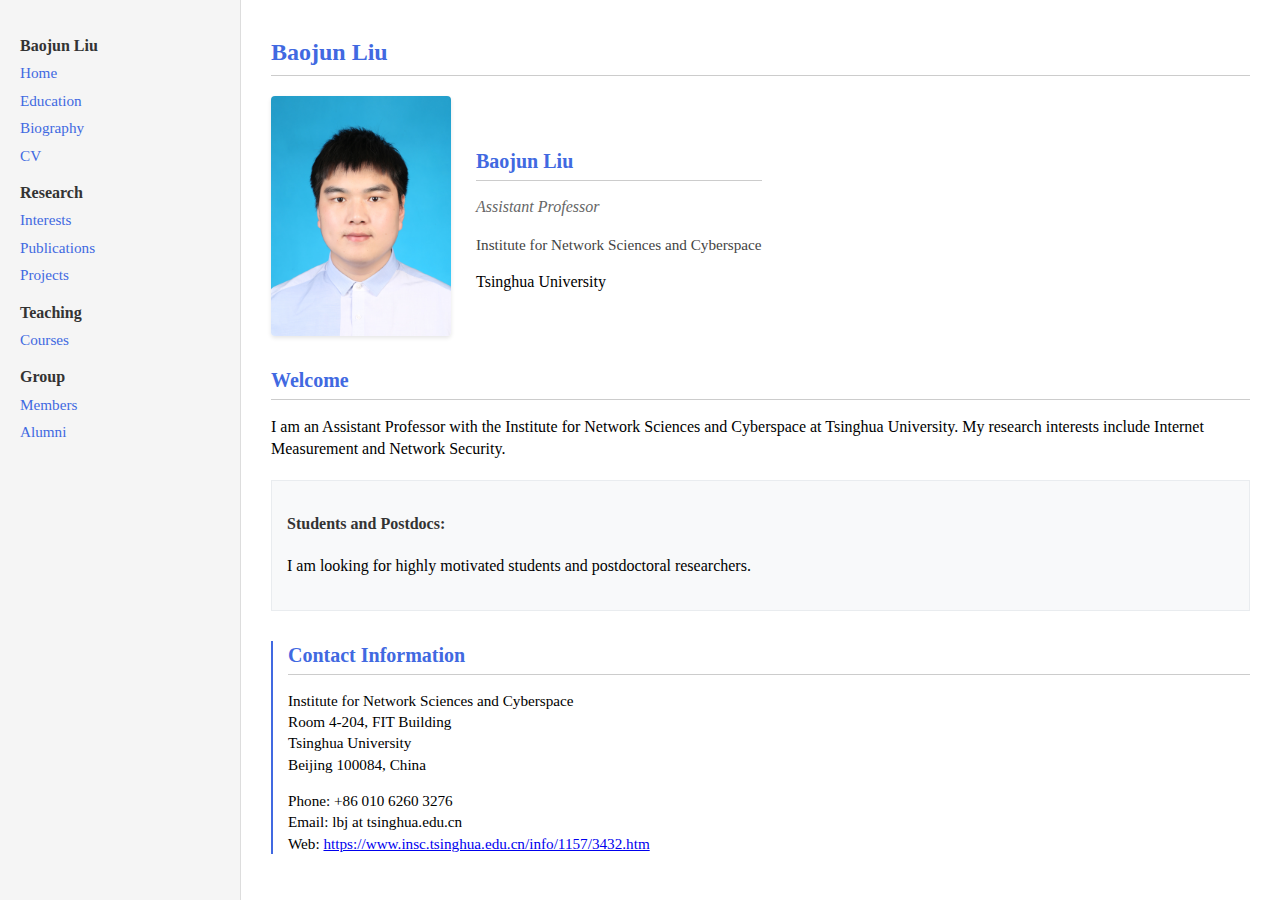
<file: index.html>
<!DOCTYPE html>
<html lang="en">
<head>
    <meta charset="UTF-8">
    <meta name="viewport" content="width=device-width, initial-scale=1.0">
    <title>Baojun Liu</title>
    <meta name="last-modified" content="2025-03-26">
    <style>
        /* 统一后的全局样式 */
        body {
            font-family: "Times New Roman", Times, serif;
            margin: 0;
            padding: 0;
            display: flex;
            line-height: 1.4;
            min-height: 100vh;
        }
      
        .sidebar {
            width: 200px;
            background-color: #f5f5f5;
            padding: 20px;
            border-right: 1px solid #ddd;
        }
      
        .main-content {
            flex: 1;
            padding: 20px 30px;
        }
      
        h1 {
            color: #4169E1;
            border-bottom: 1px solid #ccc;
            padding-bottom: 5px;
            font-size: 24px;
            margin-bottom: 20px;
        }
      
        h2 {
            color: #4169E1;
            font-size: 20px;
            margin-top: 25px;
            margin-bottom: 15px;
            border-bottom: 1px solid #ccc;
            padding-bottom: 5px;
        }

        /* 统一侧边栏样式 */
        .section-title {
            font-weight: bold;
            margin: 15px 0 5px;
            color: #333;
            font-size: 1em;
        }
      
        .menu-items {
            list-style: none;
            padding: 0;
            margin: 0;
        }
      
        .menu-items li {
            margin-bottom: 5px;
        }
      
        .menu-items a {
            color: #4169E1;
            text-decoration: none;
            font-size: 0.95em;
        }

        /* 个人信息模块优化 */
        .profile {
            display: flex;
            align-items: center;
            margin-bottom: 30px;
            gap: 25px;
        }
      
        .profile-image {
            width: 180px;
            height: auto;
            border-radius: 4px;
            box-shadow: 0 2px 4px rgba(0,0,0,0.1);
        }
      
        .position {
            font-style: italic;
            color: #666;
            margin: 5px 0;
        }
      
        .department {
            color: #444;
            font-size: 0.95em;
        }

        /* 高亮框样式统一 */
        .highlight-box {
            background-color: #f8f9fa;
            border: 1px solid #e9ecef;
            padding: 15px;
            margin: 20px 0;
            line-height: 1.6;
        }

        /* 联系信息优化 */
        .contact-section {
            margin-top: 30px;
            font-size: 0.95em;
            padding-left: 15px;
            border-left: 2px solid #4169E1;
        }

        @media (max-width: 768px) {
            body {
                flex-direction: column;
            }
          
            .sidebar {
                width: 100%;
                border-right: none;
                border-bottom: 1px solid #ddd;
            }
          
            .profile {
                flex-direction: column;
                align-items: flex-start;
            }
        }

            
        /* 最后修改日期样式 */
        .last-modified {
            font-size: 0.9em;
            color: #666;
        }
    
        @media (max-width: 768px) {
            body {
                flex-direction: column;
            }
        
            .sidebar {
                width: 100%;
                border-right: none;
                border-bottom: 1px solid #ddd;
            }
        
            .profile {
                flex-direction: column;
                align-items: flex-start;
            }
        }
    </style>
</head>
<body>
    <!-- 统一后的侧边栏结构 -->
    <div class="sidebar">
        <div class="section-title">Baojun Liu</div>
        <ul class="menu-items">
            <li><a href="index.html">Home</a></li>
            <li><a href="education.html">Education</a></li>
            <li><a href="biography.html">Biography</a></li>
            <li><a href="assets/files/cv/baojuncv202503.pdf">CV</a></li>
        </ul>
      
        <div class="section-title">Research</div>
        <ul class="menu-items">
            <li><a href="interests.html">Interests</a></li>
            <li><a href="publications.html">Publications</a></li>
            <li><a href="projects.html">Projects</a></li>
        </ul>
      
        <div class="section-title">Teaching</div>
        <ul class="menu-items">
            <li><a href="courses.html">Courses</a></li>
        </ul>
      
        <div class="section-title">Group</div>
        <ul class="menu-items">
            <li><a href="members.html">Members</a></li>
            <li><a href="alumni.html">Alumni</a></li>
        </ul>
    </div>

    <div class="main-content">
        <h1>Baojun Liu</h1>
      
        <div class="profile">
            <img src="assets/images/photo.jpg" alt="Profile Photo" class="profile-image">
            <div class="profile-info">
                <h2>Baojun Liu</h2>
                <p class="position">Assistant Professor</p>
                <p class="department">Institute for Network Sciences and Cyberspace</p>
                <p class="institution">Tsinghua University</p>
            </div>
        </div>

        <h2>Welcome</h2>
        <p>I am an Assistant Professor with the Institute for Network Sciences and Cyberspace at Tsinghua University. My research interests include Internet Measurement and Network Security.</p>

        <div class="highlight-box">
            <div class="section-title">Students and Postdocs:</div>
            <p>I am looking for highly motivated students and postdoctoral researchers.</p>
        </div>

        <div class="contact-section">
            <h2>Contact Information</h2>
            <p>Institute for Network Sciences and Cyberspace<br>
            Room 4-204, FIT Building<br>
            Tsinghua University<br>
            Beijing 100084, China</p>
            <p>Phone: +86 010 6260 3276<br>
            Email: lbj  at   tsinghua.edu.cn<br>
            Web: <a href="https://www.insc.tsinghua.edu.cn/info/1157/3432.htm" target="_blank">https://www.insc.tsinghua.edu.cn/info/1157/3432.htm</a></p>
        </div>
    </div>

</body>
</html>
</file>
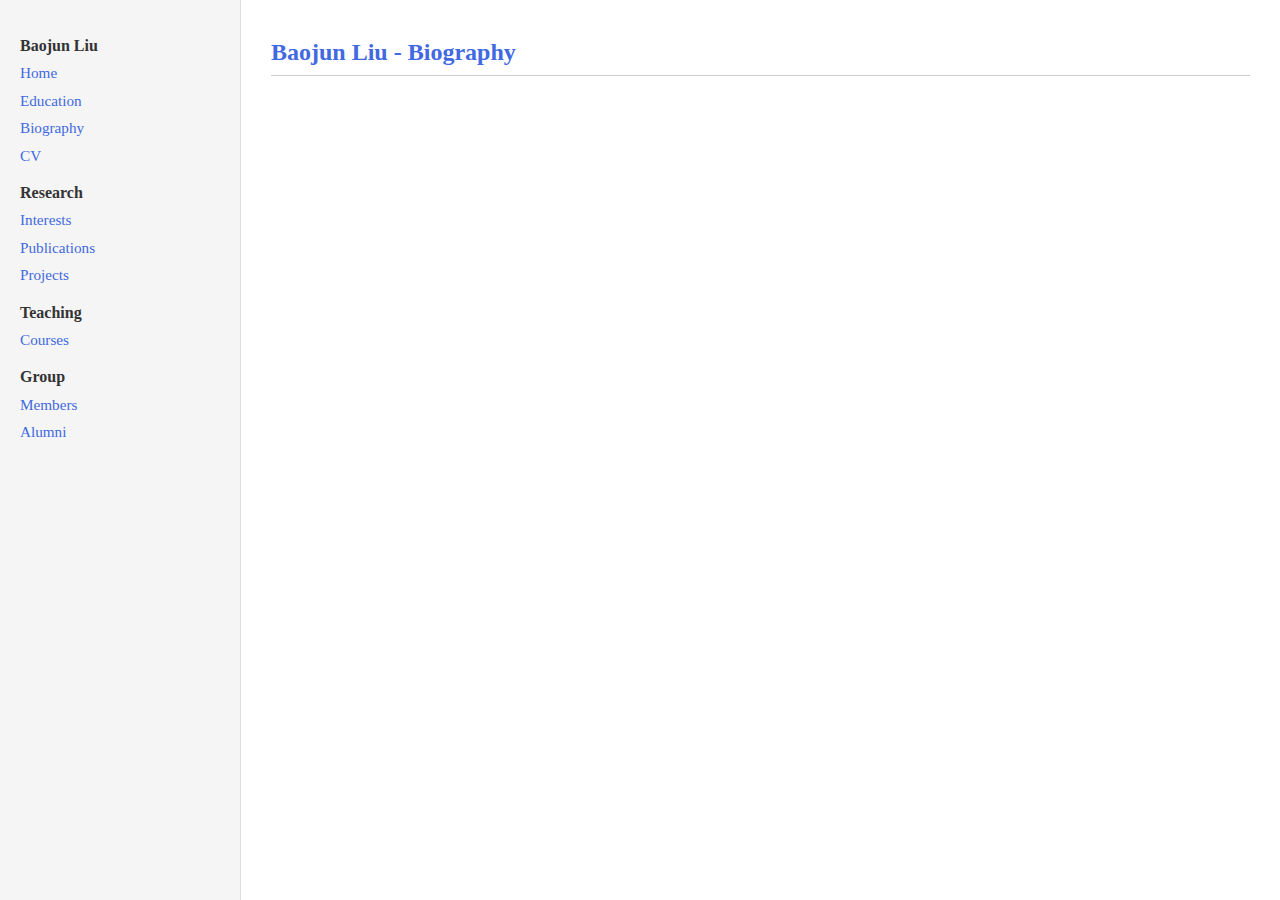
<file: biography.html>
<!DOCTYPE html>
<html lang="en">
<head>
    <meta charset="UTF-8">
    <meta name="viewport" content="width=device-width, initial-scale=1.0">
    <title>Baojun Liu - Biography</title>
    <style>
        /* 继承全局样式 */
        body {
            font-family: "Times New Roman", Times, serif;
            margin: 0;
            padding: 0;
            display: flex;
            line-height: 1.4;
            min-height: 100vh;
        }
      
        .sidebar {
            width: 200px;
            background-color: #f5f5f5;
            padding: 20px;
            border-right: 1px solid #ddd;
        }
      
        .main-content {
            flex: 1;
            padding: 20px 30px;
        }
      
        h1 {
            color: #4169E1;
            border-bottom: 1px solid #ccc;
            padding-bottom: 5px;
            font-size: 24px;
            margin-bottom: 20px;
        }

        /* 严格统一侧边栏 */
        .section-title {
            font-weight: bold;
            margin: 15px 0 5px;
            color: #333;
            font-size: 1em;
        }
      
        .menu-items {
            list-style: none;
            padding: 0;
            margin: 0;
        }
      
        .menu-items li {
            margin-bottom: 5px;
        }
      
        .menu-items a {
            color: #4169E1;
            text-decoration: none;
            font-size: 0.95em;
        }

        /* 传记页面特定样式 */
        .bio-section {
            margin: 25px 0;
            padding-left: 15px;
            border-left: 2px solid #4169E1;
        }
      
        .time-period {
            float: right;
            color: #4169E1;
            font-weight: normal;
        }
      
        .position-title {
            font-weight: bold;
            color: #2c3e50;
        }
      
        .research-interests {
            list-style: none;
            padding-left: 20px;
        }
      
        .research-interests li::before {
            content: "•";
            color: #4169E1;
            display: inline-block;
            width: 1em;
            margin-left: -1em;
        }
    </style>
</head>
<body>
    <!-- 完全一致的侧边栏结构 -->
    <div class="sidebar">
        <div class="section-title">Baojun Liu</div>
        <ul class="menu-items">
            <li><a href="index.html">Home</a></li>
            <li><a href="education.html">Education</a></li>
            <li><a href="biography.html">Biography</a></li>
            <li><a href="assets/files/cv/baojuncv202503.pdf">CV</a></li>
        </ul>
      
        <div class="section-title">Research</div>
        <ul class="menu-items">
            <li><a href="interests.html">Interests</a></li>
            <li><a href="publications.html">Publications</a></li>
            <li><a href="projects.html">Projects</a></li>
        </ul>
      
        <div class="section-title">Teaching</div>
        <ul class="menu-items">
            <li><a href="courses.html">Courses</a></li>
        </ul>
      
        <div class="section-title">Group</div>
        <ul class="menu-items">
            <li><a href="members.html">Members</a></li>
            <li><a href="alumni.html">Alumni</a></li>
        </ul>

    </div>

    <div class="main-content">
        <h1>Baojun Liu - Biography</h1>

        <!--
        <div class="bio-section">

            
            <h2>Academic Background</h2>
            <p>
                <span class="position-title">Ph.D. in EECS</span>
                <span class="time-period">2008-2014</span><br>
                Massachusetts Institute of Technology (MIT)<br>
                Advisor: Professor [Advisor Name]
            </p>
            <p>
                <span class="position-title">M.S. in EECS</span>
                <span class="time-period">2005-2008</span><br>
                Massachusetts Institute of Technology (MIT)<br>
                Advisor: Professor [Advisor Name]
            </p>
        </div>

        <div class="bio-section">
            <h2>Research Focus</h2>
            <ul class="research-interests">
                <li>Wireless communication systems</li>
                <li>Network localization and navigation</li>
                <li>Multi-agent systems</li>
                <li>Biomedical system modeling</li>
            </ul>
        </div>

        <div class="bio-section">
            <h2>Academic Service</h2>
            <p>
                <span class="position-title">IEEE Senior Member</span>
                <span class="time-period">2020-Present</span><br>
                Technical Program Committee Member for IEEE ICC 2022-2024
            </p>
            <p>
                <span class="position-title">Associate Editor</span>
                <span class="time-period">2018-2020</span><br>
                IEEE Transactions on Wireless Communications
            </p>
        </div>
        -->
    </div>
</body>
</html>
</file>
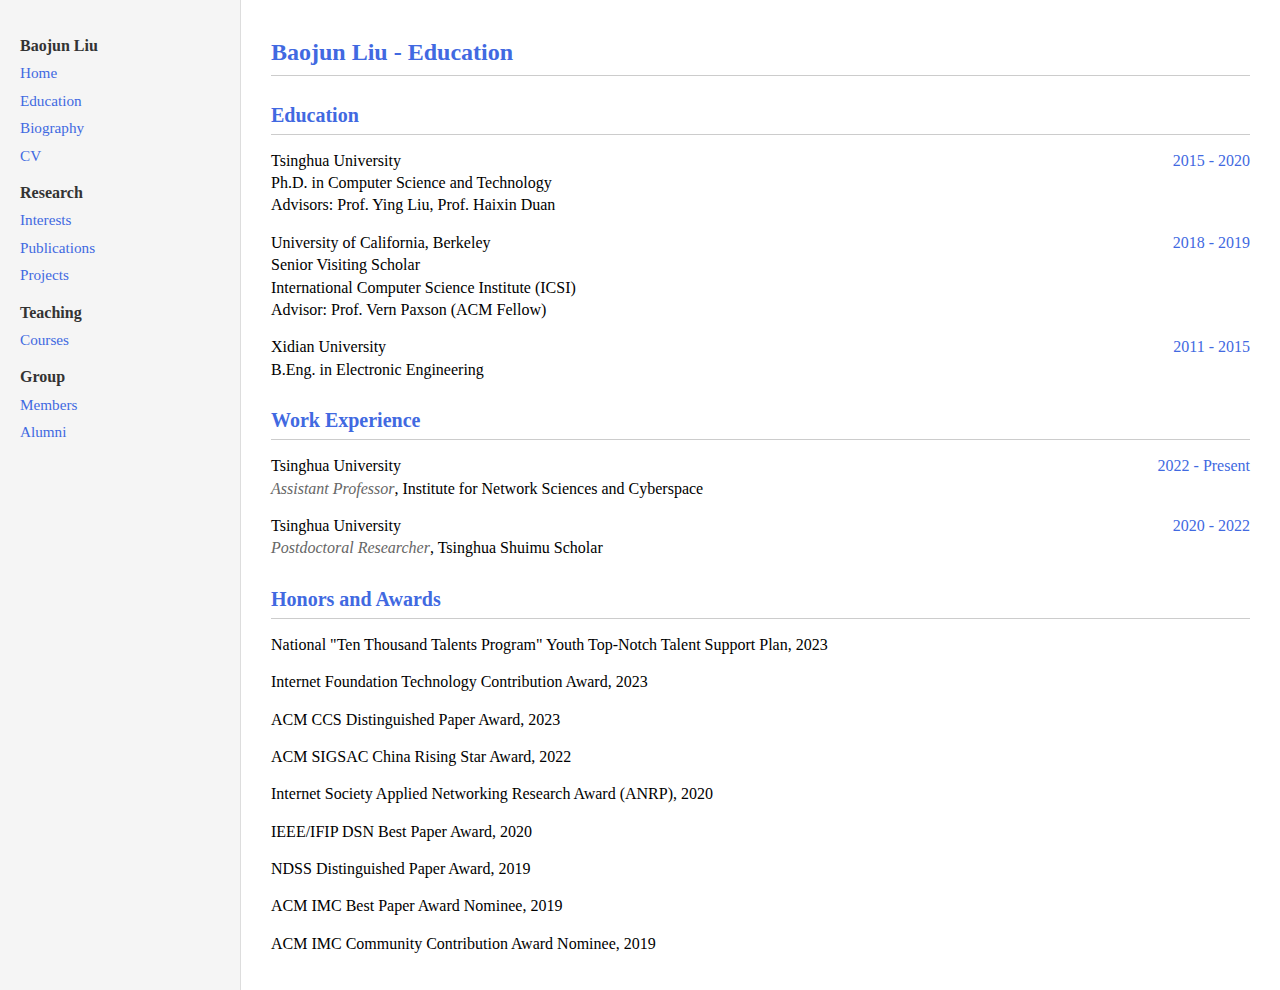
<file: education.html>
<!DOCTYPE html>
<html lang="en">
<head>
    <meta charset="UTF-8">
    <meta name="viewport" content="width=device-width, initial-scale=1.0">
    <title>Baojun Liu - Education</title>
    <style>
        body {
            font-family: "Times New Roman", Times, serif;
            margin: 0;
            padding: 0;
            display: flex;
            line-height: 1.4;
            min-height: 100vh; /* 添加最小高度 */
        }
      
        .sidebar {
            width: 200px;
            background-color: #f5f5f5;
            padding: 20px;
            border-right: 1px solid #ddd;
        }
      
        .main-content {
            flex: 1;
            padding: 20px 30px; /* 统一内边距 */
        }
      
        h1 {
            color: #4169E1;
            border-bottom: 1px solid #ccc;
            padding-bottom: 5px;
            font-size: 24px;
            margin-bottom: 20px;
        }
      
        h2 {
            color: #4169E1;
            font-size: 20px;
            margin-top: 25px;
            margin-bottom: 15px;
            border-bottom: 1px solid #ccc;
            padding-bottom: 5px;
        }

        /* 统一侧边栏样式 */
        .section-title {
            font-weight: bold;
            margin: 15px 0 5px;
            color: #333;
            font-size: 1em;
        }
      
        .menu-items {
            list-style: none;
            padding: 0;
            margin: 0;
        }
      
        .menu-items li {
            margin-bottom: 5px;
        }
      
        .menu-items a {
            color: #4169E1;
            text-decoration: none;
            font-size: 0.95em; /* 统一字号 */
        }

        /* 主内容区样式 */
        ul {
            list-style: none;
            padding: 0;
            margin: 0;
        }
      
        .entry {
            margin-bottom: 15px;
        }
      
        .year {
            float: right;
            color: #4169E1; /* 统一年份颜色 */
        }
      
        .position {
            font-style: italic;
            color: #666; /* 统一职位颜色 */
        }

        /* 响应式布局 */
        @media (max-width: 768px) {
            body {
                flex-direction: column;
            }
          
            .sidebar {
                width: 100%;
                border-right: none;
                border-bottom: 1px solid #ddd;
            }
        }
    </style>
</head>
<body>
    <!-- 统一后的侧边栏结构 -->
    <div class="sidebar">
        <div class="section-title">Baojun Liu</div>
        <ul class="menu-items">
            <li><a href="index.html">Home</a></li>
            <li><a href="education.html">Education</a></li>
            <li><a href="biography.html">Biography</a></li>
            <li><a href="assets/files/cv/baojuncv202503.pdf">CV</a></li>
        </ul>
      
        <div class="section-title">Research</div>
        <ul class="menu-items">
            <li><a href="interests.html">Interests</a></li>
            <li><a href="publications.html">Publications</a></li>
            <li><a href="projects.html">Projects</a></li>
        </ul>
      
        <div class="section-title">Teaching</div>
        <ul class="menu-items">
            <li><a href="courses.html">Courses</a></li>
        </ul>
      
        <div class="section-title">Group</div>
        <ul class="menu-items">
            <li><a href="members.html">Members</a></li>
            <li><a href="alumni.html">Alumni</a></li>
        </ul>
    </div>

    <div class="main-content">
        <h1>Baojun Liu - Education</h1>

        <h2>Education</h2>
        <ul>
            <li class="entry">
                Tsinghua University <span class="year">2015 - 2020</span><br>
                Ph.D. in Computer Science and Technology<br>
                Advisors: Prof. Ying Liu, Prof. Haixin Duan
            </li>
          
            <li class="entry">
                University of California, Berkeley <span class="year">2018 - 2019</span><br>
                Senior Visiting Scholar<br>
                International Computer Science Institute (ICSI)<br>
                Advisor: Prof. Vern Paxson (ACM Fellow)
            </li>
          
            <li class="entry">
                Xidian University <span class="year">2011 - 2015</span><br>
                B.Eng. in Electronic Engineering<br>
            </li>
        </ul>

        <h2>Work Experience</h2>
        <ul>
            <li class="entry">
                Tsinghua University <span class="year">2022 - Present</span><br>
                <span class="position">Assistant Professor</span>, Institute for Network Sciences and Cyberspace
            </li>
          
            <li class="entry">
                Tsinghua University <span class="year">2020 - 2022</span><br>
                <span class="position">Postdoctoral Researcher</span>, Tsinghua Shuimu Scholar
            </li>
        </ul>

        <h2>Honors and Awards</h2>
        <ul>
            <li class="entry">National "Ten Thousand Talents Program" Youth Top-Notch Talent Support Plan, 2023</li>
            <li class="entry">Internet Foundation Technology Contribution Award, 2023</li>
            <li class="entry">ACM CCS Distinguished Paper Award, 2023</li>
            <li class="entry">ACM SIGSAC China Rising Star Award, 2022</li>
            <li class="entry">Internet Society Applied Networking Research Award (ANRP), 2020</li>
            <li class="entry">IEEE/IFIP DSN Best Paper Award, 2020</li>
            <li class="entry">NDSS Distinguished Paper Award, 2019</li>
            <li class="entry">ACM IMC Best Paper Award Nominee, 2019</li>
            <li class="entry">ACM IMC Community Contribution Award Nominee, 2019</li>
        </ul>
    </div>
</body>
</html>
</file>
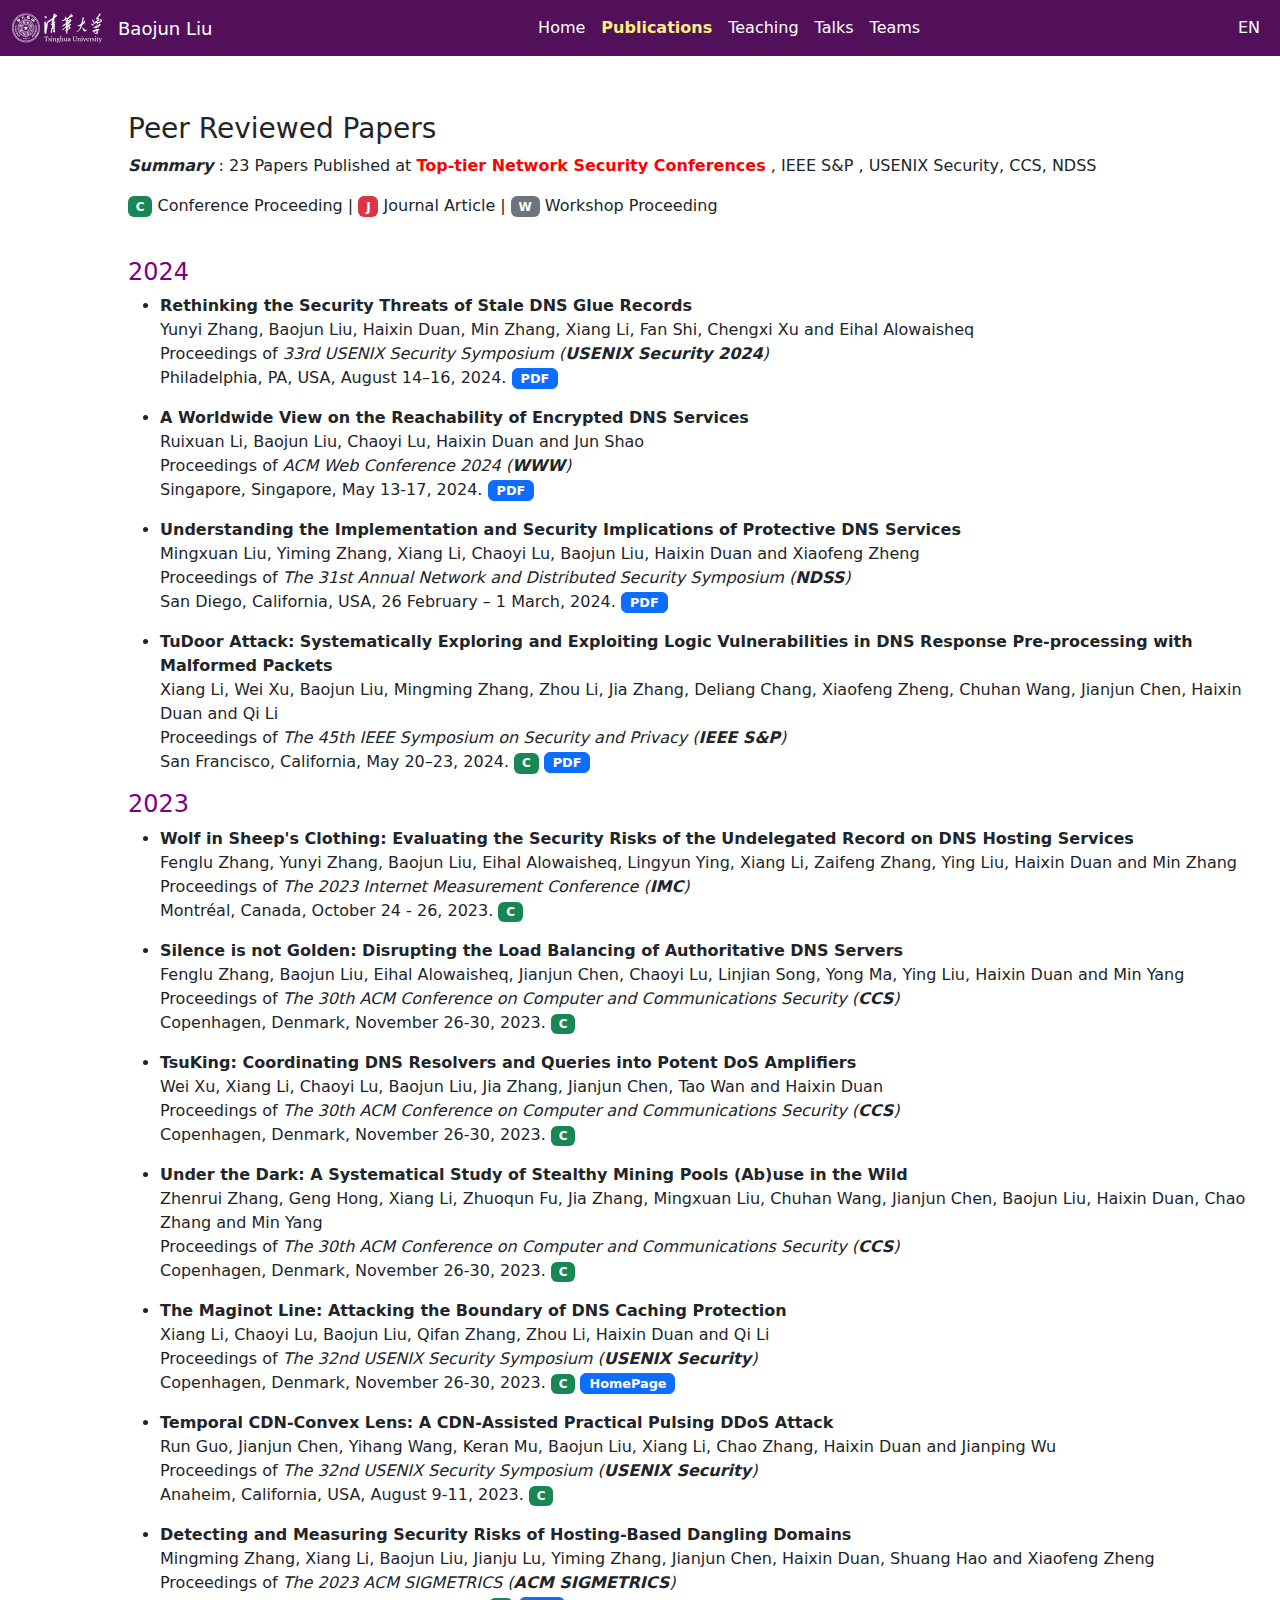
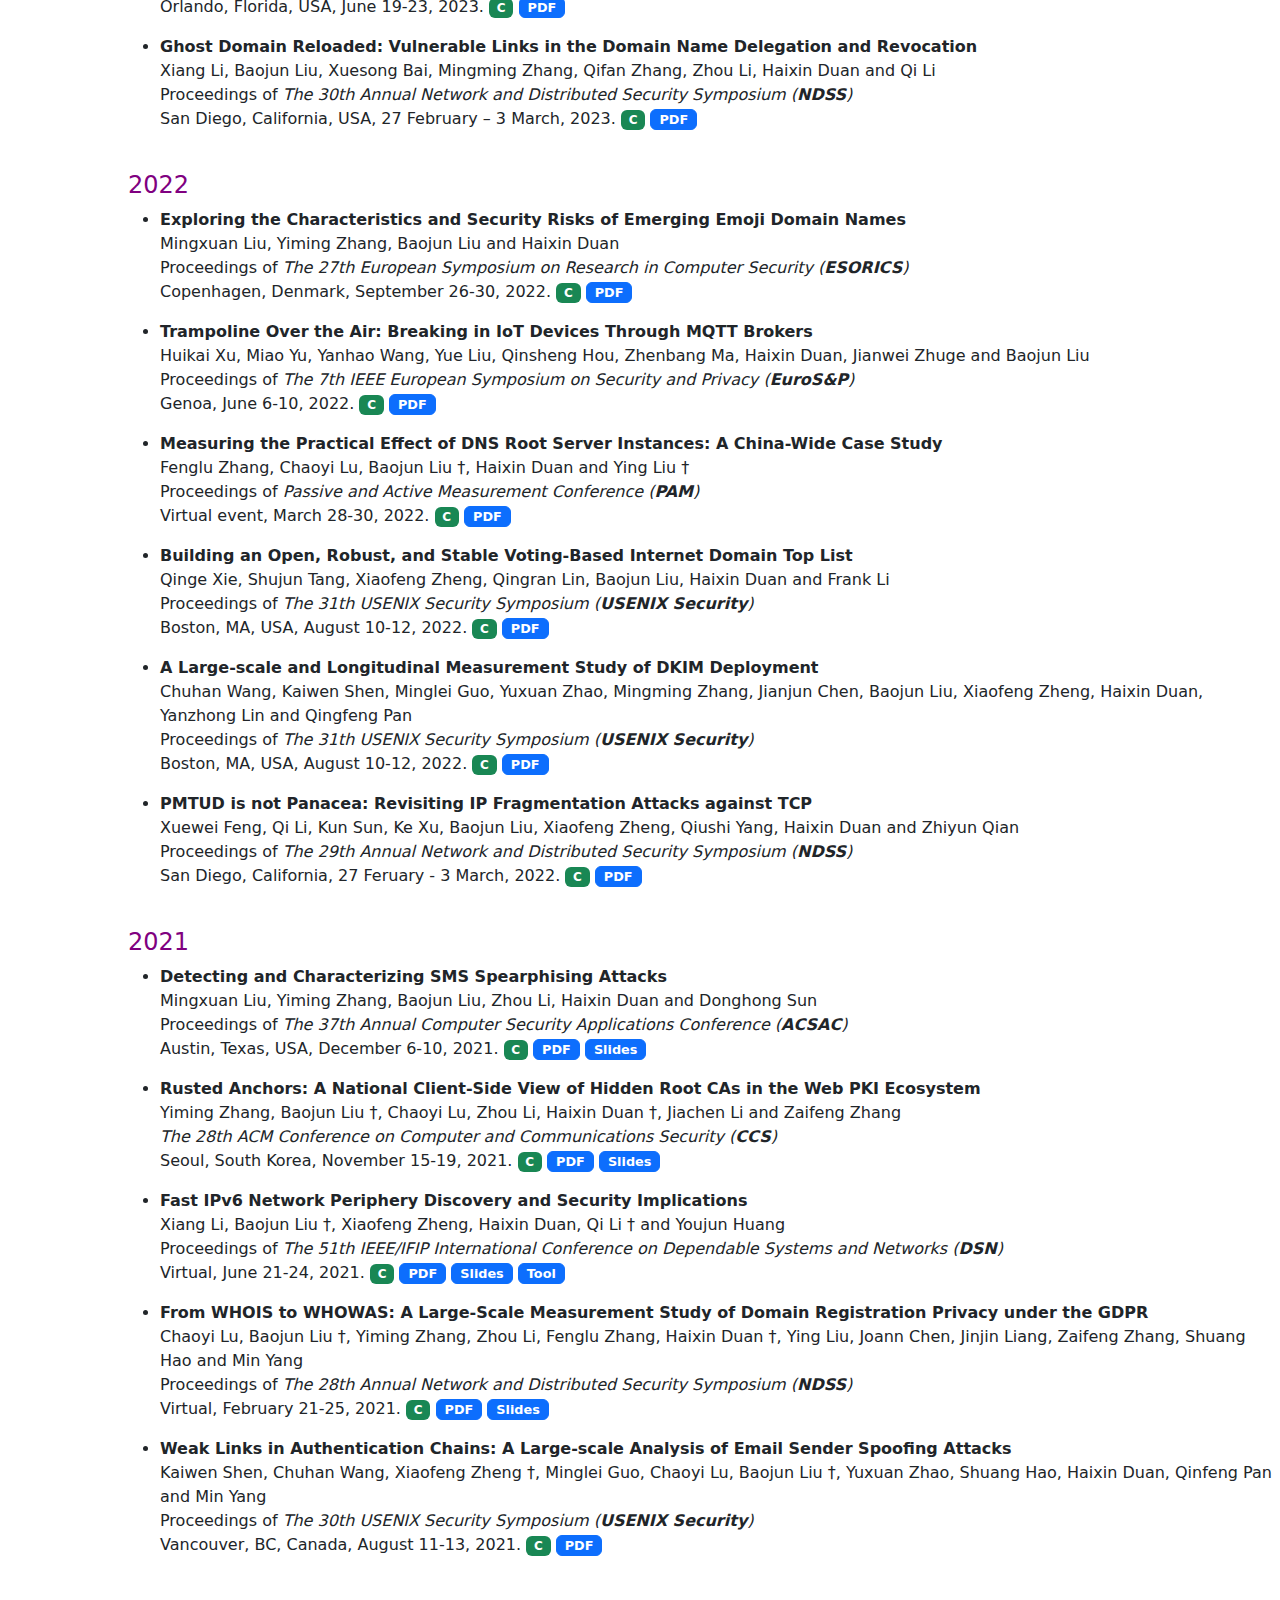
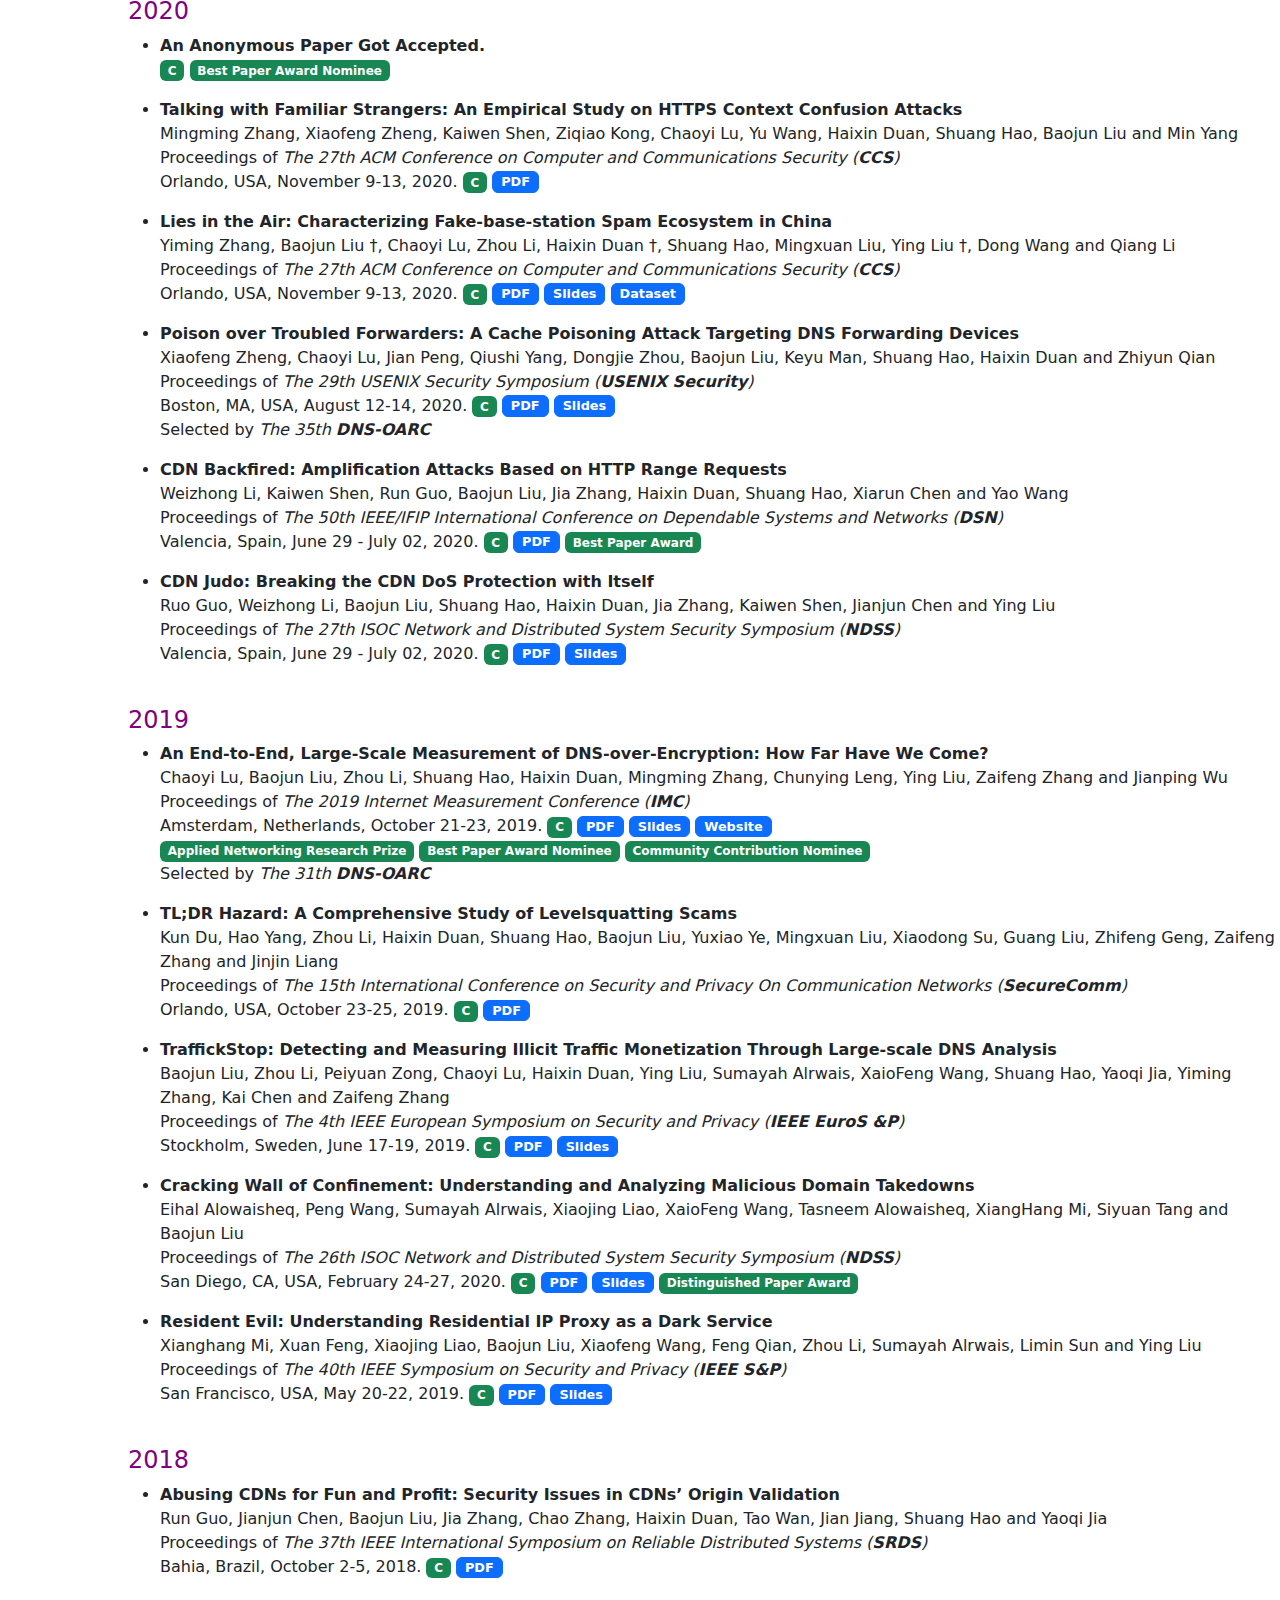
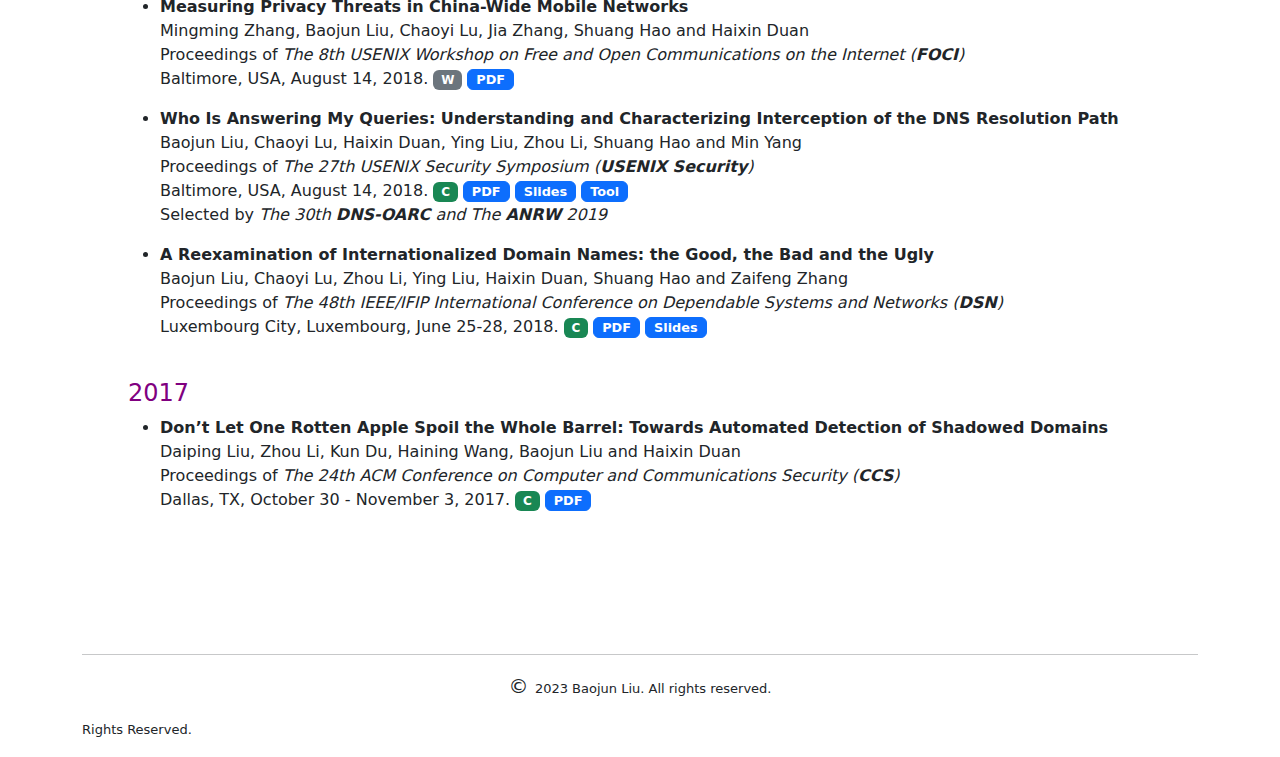
<file: Papers.html>
<!DOCTYPE html>
<html lang="en">

<head>
    <meta charset="UTF-8">
    <meta name="viewport" content="width=device-width, initial-scale=1.0">
    <title>Baojun Liu</title>
    <!-- <link rel="stylesheet" href="https://cdn.staticfile.org/twitter-bootstrap/3.3.7/css/bootstrap.min.css"> -->
    <link rel="stylesheet" href="./third_pirty/bootstrap-5.3.0-alpha1-dist/css/bootstrap.min.css">
    <!-- <link rel="stylesheet" href="https://cdnjs.cloudflare.com/ajax/libs/font-awesome/5.15.3/css/all.min.css"> -->
    <!-- <script src="https://code.jquery.com/jquery-3.7.0.min.js"></script> -->
    <!-- <script src="./third_pirty/bootstrap-5.3.0-alpha1-dist/js/bootstrap.min.js"></script> -->
    <script>
        window.addEventListener('DOMContentLoaded', (event) => {
            // 获取导航栏的高度
            var navbarHeight = document.querySelector('.navbar').offsetHeight + 30;

            // 将导航栏的高度应用于container的margin-top
            var container = document.querySelector('.container');
            container.style.marginTop = navbarHeight + 'px';
        });
    </script>
    <style>
        a {
            text-decoration: none;
        }

        a:hover {
            text-decoration: none;
        }

        @media (max-width: 576px) {
            .lead {
                font-size: 0.01rem !important;
            }
        }

        .custom-link:hover {
            color: #faef79;
        }

        .custom-link {
            color: white;
        }

        .container a {
            color: purple;
        }

        .container a:hover {
            cursor: pointer;
            color: rgb(54, 54, 237);
        }

        .content {
            display: flex;
            justify-content: center;
        }

        .inbox {
            position: relative;
            margin-left: 10%;
        }
    </style>
</head>

<body>
    <nav class="navbar navbar-expand-lg fixed-top" style="background-color: #52105b">
        <div class="container-fluid">
            <a class="navbar-brand d-flex align-items-center">
                <img src="./img/logo.png" alt="Bootstrap" width="90" height="30" class="d-inline-block align-text-top">
                <span
                    style="margin-left:1rem;font-weight:500;color:white;font-size:large;">Baojun
                    Liu</span>
            </a>
            <button class="navbar-toggler" type="button" data-bs-toggle="collapse"
                data-bs-target="#navbarSupportedContent" aria-controls="navbarSupportedContent" aria-expanded="false"
                aria-label="Toggle navigation">
                <span class="navbar-toggler-icon"></span>
            </button>
            <div class="collapse navbar-collapse" id="navbarSupportedContent">
                <ul class="navbar-nav ms-auto mb-2 mb-lg-0 offset-1">
                    <li class="nav-item">
                        <a class="nav-link custom-link" href="./index.html">Home</a>
                    </li>
                    <li class="nav-item">
                        <a class="custom-link nav-link active" href="./Papers.html">
                            <font color="#faef79" style="font-weight: 900;">Publications</font>
                        </a>
                    </li>
                    <li class="nav-item">
                      <a class="nav-link custom-link" href="./Teaching.html">Teaching</a>
                    </li>
                    <li class="nav-item">
                      <a class="nav-link custom-link" href="./Talks.html">Talks</a>
                    </li>
                    <li class="nav-item">
                      <a class="nav-link custom-link" href="./Teams.html">Teams</a>
                    </li>
                  </ul>
                  <ul class="navbar-nav ms-auto mb-2 mb-lg-0">
                    <li class="nav-item">
                      <a class="nav-link custom-link" href="./Papers.html">EN</a>
                    </li>
                </ul>
            </div>
        </div>
    </nav>
    <div class="content">
        <div class="inbox">
            <h3 style="margin-top:7rem;">Peer Reviewed Papers</h3>
            <p>
                <em>
                    <strong>Summary</strong>
                </em>
                : 23 Papers Published at
                <font color="red">
                    <strong>Top-tier Network Security Conferences</strong>
                </font>
                , IEEE S&P , USENIX Security, CCS, NDSS
            </p>
            <p>
                <span class="badge text-bg-success">C</span>
                Conference Proceeding | <span class="badge text-bg-danger">J</span>
                Journal Article | <span class="badge text-bg-secondary">W</span>
                Workshop Proceeding
            </p>
            <br />

            <h4>
                <font color="purple">2024</font>
            </h4>
            <ul>
                 <li>
                    <p>
                        <strong>
                            <font size="3">Rethinking the Security Threats of Stale DNS Glue Records</font>
                        </strong>
                        <br />
                        Yunyi Zhang, Baojun Liu, Haixin Duan, Min Zhang, Xiang Li, Fan Shi, Chengxi Xu and Eihal Alowaisheq<br />
                        Proceedings of
                        <em>
                            33rd USENIX Security Symposium 
                            (<strong>USENIX Security 2024</strong>)
                        </em>
                        <br />
                        Philadelphia, PA, USA, August 14–16, 2024. <span
                        <a href="./files/paper/" class="btn btn-primary"
                            style="--bs-btn-padding-y: 0rem; --bs-btn-padding-x: 0.5rem; --bs-btn-font-size: 0.8rem;--bs-btn-font-weight:600">PDF</a>
                    </p>
                </li>
                 <li>
                    <p>
                        <strong>
                            <font size="3">A Worldwide View on the Reachability of Encrypted DNS Services</font>
                        </strong>
                        <br />
                        Ruixuan Li, Baojun Liu, Chaoyi Lu, Haixin Duan and Jun Shao<br />
                        Proceedings of
                        <em>
                            ACM Web Conference 2024
                            (<strong>WWW</strong>)
                        </em>
                        <br />
                        Singapore, Singapore, May 13-17, 2024. <span
                        <a href="./files/paper/" class="btn btn-primary"
                            style="--bs-btn-padding-y: 0rem; --bs-btn-padding-x: 0.5rem; --bs-btn-font-size: 0.8rem;--bs-btn-font-weight:600">PDF</a>
                    </p>
                </li>
                 <li>
                    <p>
                        <strong>
                            <font size="3">Understanding the Implementation and Security Implications of Protective DNS Services</font>
                        </strong>
                        <br />
                        Mingxuan Liu, Yiming Zhang, Xiang Li, Chaoyi Lu, Baojun Liu, Haixin Duan and Xiaofeng Zheng<br />
                        Proceedings of
                        <em>
                            The 31st Annual Network and Distributed Security Symposium
                            (<strong>NDSS</strong>)
                        </em>
                        <br />
                        San Diego, California, USA, 26 February – 1 March, 2024. <span
                        <a href="./files/paper/" class="btn btn-primary"
                            style="--bs-btn-padding-y: 0rem; --bs-btn-padding-x: 0.5rem; --bs-btn-font-size: 0.8rem;--bs-btn-font-weight:600">PDF</a>
                    </p>
                </li>
                <li>
                    <p>
                        <strong>
                            <font size="3">TuDoor Attack: Systematically Exploring and Exploiting Logic 
                                Vulnerabilities in DNS Response Pre-processing with Malformed Packets</font>
                        </strong>
                        <br />
                        Xiang Li, Wei Xu, Baojun Liu, Mingming Zhang, Zhou Li, Jia Zhang, Deliang Chang, Xiaofeng Zheng, Chuhan Wang, Jianjun Chen, Haixin Duan and Qi Li<br />
                        Proceedings of
                        <em>
                            The 45th IEEE Symposium on Security and Privacy
                            (<strong>IEEE S&P</strong>)
                        </em>
                        <br />
                        San Francisco, California, May 20–23, 2024. <span class="badge text-bg-success">C</span>
                        <a href="./files/paper/" class="btn btn-primary"
                            style="--bs-btn-padding-y: 0rem; --bs-btn-padding-x: 0.5rem; --bs-btn-font-size: 0.8rem;--bs-btn-font-weight:600">PDF</a>
                    </p>
                </li>
            </ul>

            
            <h4>
                <font color="purple">2023</font>
            </h4>
            <ul>
                 <li>
                    <p>
                        <strong>
                            <font size="3">Wolf in Sheep's Clothing: Evaluating the Security Risks of 
                                the Undelegated Record on DNS Hosting Services</font>
                        </strong>
                        <br />
                        Fenglu Zhang, Yunyi Zhang, Baojun Liu, Eihal Alowaisheq, Lingyun Ying, 
                        Xiang Li, Zaifeng Zhang, Ying Liu, Haixin Duan and Min Zhang
                        <br />
                        Proceedings of
                        <em>
                            The 2023 Internet Measurement Conference
                            (<strong>IMC</strong>)
                        </em>
                        <br />
                        Montréal, Canada, October 24 - 26, 2023. <span class="badge text-bg-success">C</span>
                    </p>
                </li>
                <li>
                    <p>
                        <strong>
                            <font size="3">Silence is not Golden: Disrupting the Load Balancing of
                                Authoritative DNS Servers</font>
                        </strong>
                        <br />
                        Fenglu Zhang, Baojun Liu, Eihal Alowaisheq, Jianjun Chen, Chaoyi Lu,
                        Linjian Song, Yong Ma, Ying Liu, Haixin Duan and Min Yang <br />
                        Proceedings of
                        <em>
                            The 30th ACM Conference on Computer and Communications Security
                            (<strong>CCS</strong>)
                        </em>
                        <br />
                        Copenhagen, Denmark, November 26-30, 2023. <span class="badge text-bg-success">C</span>
                    </p>
                </li>
                <li>
                    <p>
                        <strong>
                            <font size="3">TsuKing: Coordinating DNS Resolvers and Queries into Potent
                                DoS Amplifiers</font>
                        </strong>
                        <br />
                        Wei Xu, Xiang Li, Chaoyi Lu, Baojun Liu, Jia Zhang, Jianjun Chen,
                        Tao Wan and Haixin Duan <br />
                        Proceedings of
                        <em>
                            The 30th ACM Conference on Computer and Communications Security
                            (<strong>CCS</strong>)
                        </em>
                        <br />
                        Copenhagen, Denmark, November 26-30, 2023. <span class="badge text-bg-success">C</span>
                    </p>
                </li>
                <li>
                    <p>
                        <strong>
                            <font size="3">Under the Dark: A Systematical Study of Stealthy Mining
                                Pools (Ab)use in the Wild</font>
                        </strong>
                        <br />
                        Zhenrui Zhang, Geng Hong, Xiang Li, Zhuoqun Fu, Jia Zhang, Mingxuan
                        Liu, Chuhan Wang, Jianjun Chen, Baojun Liu, Haixin Duan, Chao Zhang
                        and Min Yang <br />
                        Proceedings of
                        <em>
                            The 30th ACM Conference on Computer and Communications Security
                            (<strong>CCS</strong>)
                        </em>
                        <br />
                        Copenhagen, Denmark, November 26-30, 2023. <span class="badge text-bg-success">C</span>
                    </p>
                </li>
                <li>
                    <p>
                        <strong>
                            <font size="3">The Maginot Line: Attacking the Boundary of DNS Caching
                                Protection</font>
                        </strong>
                        <br />
                        Xiang Li, Chaoyi Lu, Baojun Liu, Qifan Zhang, Zhou Li, Haixin Duan
                        and Qi Li <br />
                        Proceedings of
                        <em>
                            The 32nd USENIX Security Symposium (<strong>USENIX
                                Security</strong>)
                        </em>
                        <br />
                        Copenhagen, Denmark, November 26-30, 2023.
                        <span class="badge text-bg-success">C</span>
                        <a href="https://maginotdns.net/" class="btn btn-primary"
                            style="--bs-btn-padding-y: 0rem; --bs-btn-padding-x: 0.5rem; --bs-btn-font-size: 0.8rem;--bs-btn-font-weight:600">HomePage</a>
                    </p>
                </li>
                <li>
                    <p>
                        <strong>
                            <font size="3">Temporal CDN-Convex Lens: A CDN-Assisted Practical Pulsing
                                DDoS Attack</font>
                        </strong>
                        <br />
                        Run Guo, Jianjun Chen, Yihang Wang, Keran Mu, Baojun Liu, Xiang Li,
                        Chao Zhang, Haixin Duan and Jianping Wu<br />
                        Proceedings of
                        <em>
                            The 32nd USENIX Security Symposium (<strong>USENIX
                                Security</strong>)
                        </em>
                        <br />
                        Anaheim, California, USA, August 9-11, 2023. <span class="badge text-bg-success">C</span>
                    </p>
                </li>
                <li>
                    <p>
                        <strong>
                            <font size="3">Detecting and Measuring Security Risks of Hosting-Based
                                Dangling Domains</font>
                        </strong>
                        <br />
                        Mingming Zhang, Xiang Li, Baojun Liu, Jianju Lu, Yiming Zhang,
                        Jianjun Chen, Haixin Duan, Shuang Hao and Xiaofeng Zheng<br />
                        Proceedings of
                        <em>
                            The 2023 ACM SIGMETRICS (<strong>ACM SIGMETRICS</strong>)
                        </em>
                        <br />
                        Orlando, Florida, USA, June 19-23, 2023. <span class="badge text-bg-success">C</span>
                        <a href="./files/paper/detecting.pdf" class="btn btn-primary"
                            style="--bs-btn-padding-y: 0rem; --bs-btn-padding-x: 0.5rem; --bs-btn-font-size: 0.8rem;--bs-btn-font-weight:600">PDF</a>
                    </p>
                </li>
                <li>
                    <p>
                        <strong>
                            <font size="3">Ghost Domain Reloaded: Vulnerable Links in the Domain Name
                                Delegation and Revocation</font>
                        </strong>
                        <br />
                        Xiang Li, Baojun Liu, Xuesong Bai, Mingming Zhang, Qifan Zhang, Zhou
                        Li, Haixin Duan and Qi Li<br />
                        Proceedings of
                        <em>
                            The 30th Annual Network and Distributed Security Symposium
                            (<strong>NDSS</strong>)
                        </em>
                        <br />
                        San Diego, California, USA, 27 February – 3 March, 2023. <span
                            class="badge text-bg-success">C</span>
                        <a href="./files/paper/ndss23-li-phoenix.pdf" class="btn btn-primary"
                            style="--bs-btn-padding-y: 0rem; --bs-btn-padding-x: 0.5rem; --bs-btn-font-size: 0.8rem;--bs-btn-font-weight:600">PDF</a>
                    </p>
                </li>
            </ul>
            <br />
            <h4>
                <font color="purple">2022</font>
            </h4>
            <ul>
                <li>
                    <p>
                        <strong>
                            <font size="3">Exploring the Characteristics and Security Risks of Emerging
                                Emoji Domain Names</font>
                        </strong>
                        <br />
                        Mingxuan Liu, Yiming Zhang, Baojun Liu and Haixin Duan<br />
                        Proceedings of
                        <em>
                            The 27th European Symposium on Research in Computer Security
                            (<strong>ESORICS</strong>)
                        </em>
                        <br />
                        Copenhagen, Denmark, September 26-30, 2022. <span class="badge text-bg-success">C</span>
                        <a href="./files/paper/2022-ESORICS.pdf" class="btn btn-primary"
                            style="--bs-btn-padding-y: 0rem; --bs-btn-padding-x: 0.5rem; --bs-btn-font-size: 0.8rem;--bs-btn-font-weight:600">PDF</a>
                    </p>
                </li>
                <li>
                    <p>
                        <strong>
                            <font size="3">Trampoline Over the Air: Breaking in IoT Devices Through
                                MQTT Brokers</font>
                        </strong>
                        <br />
                        Huikai Xu, Miao Yu, Yanhao Wang, Yue Liu, Qinsheng Hou, Zhenbang Ma,
                        Haixin Duan, Jianwei Zhuge and Baojun Liu<br />
                        Proceedings of
                        <em>
                            The 7th IEEE European Symposium on Security and Privacy
                            (<strong>EuroS&P</strong>)
                        </em>
                        <br />
                        Genoa, June 6-10, 2022. <span class="badge text-bg-success">C</span>
                        <a href="./files/paper/EuroSP-2022.pdf" class="btn btn-primary"
                            style="--bs-btn-padding-y: 0rem; --bs-btn-padding-x: 0.5rem; --bs-btn-font-size: 0.8rem;--bs-btn-font-weight:600">PDF</a>
                    </p>
                </li>
                <li>
                    <p>
                        <strong>
                            <font size="3">Measuring the Practical Effect of DNS Root Server Instances:
                                A China-Wide Case Study</font>
                        </strong>
                        <br />
                        Fenglu Zhang, Chaoyi Lu, Baojun Liu †, Haixin Duan and Ying Liu
                        †<br />
                        Proceedings of
                        <em>
                            Passive and Active Measurement Conference (<strong>PAM</strong>)
                        </em>
                        <br />
                        Virtual event, March 28-30, 2022. <span class="badge text-bg-success">C</span>
                        <a href="./files/paper/pam22-dnsroot.pdf" class="btn btn-primary"
                            style="--bs-btn-padding-y: 0rem; --bs-btn-padding-x: 0.5rem; --bs-btn-font-size: 0.8rem;--bs-btn-font-weight:600">PDF</a>
                    </p>
                </li>
                <li>
                    <p>
                        <strong>
                            <font size="3">Building an Open, Robust, and Stable Voting-Based Internet
                                Domain Top List</font>
                        </strong>
                        <br />
                        Qinge Xie, Shujun Tang, Xiaofeng Zheng, Qingran Lin, Baojun Liu,
                        Haixin Duan and Frank Li<br />
                        Proceedings of
                        <em>
                            The 31th USENIX Security Symposium (<strong>USENIX
                                Security</strong>)
                        </em>
                        <br />
                        Boston, MA, USA, August 10-12, 2022. <span class="badge text-bg-success">C</span>
                        <a href="./files/paper/sec22-xie.pdf" class="btn btn-primary"
                            style="--bs-btn-padding-y: 0rem; --bs-btn-padding-x: 0.5rem; --bs-btn-font-size: 0.8rem;--bs-btn-font-weight:600">PDF</a>
                    </p>
                </li>
                <li>
                    <p>
                        <strong>
                            <font size="3">A Large-scale and Longitudinal Measurement Study of DKIM
                                Deployment</font>
                        </strong>
                        <br />
                        Chuhan Wang, Kaiwen Shen, Minglei Guo, Yuxuan Zhao, Mingming Zhang,
                        Jianjun Chen, Baojun Liu, Xiaofeng Zheng, Haixin Duan, Yanzhong Lin
                        and Qingfeng Pan<br />
                        Proceedings of
                        <em>
                            The 31th USENIX Security Symposium (<strong>USENIX
                                Security</strong>)
                        </em>
                        <br />
                        Boston, MA, USA, August 10-12, 2022. <span class="badge text-bg-success">C</span>
                        <a href="./files/paper/sec22-wang-chuhan.pdf" class="btn btn-primary"
                            style="--bs-btn-padding-y: 0rem; --bs-btn-padding-x: 0.5rem; --bs-btn-font-size: 0.8rem;--bs-btn-font-weight:600">PDF</a>
                    </p>
                </li>
                <li>
                    <p>
                        <strong>
                            <font size="3">PMTUD is not Panacea: Revisiting IP Fragmentation Attacks
                                against TCP</font>
                        </strong>
                        <br />
                        Xuewei Feng, Qi Li, Kun Sun, Ke Xu, Baojun Liu, Xiaofeng Zheng,
                        Qiushi Yang, Haixin Duan and Zhiyun Qian<br />
                        Proceedings of
                        <em>
                            The 29th Annual Network and Distributed Security Symposium
                            (<strong>NDSS</strong>)
                        </em>
                        <br />
                        San Diego, California, 27 Feruary - 3 March, 2022. <span class="badge text-bg-success">C</span>
                        <a href="./files/paper/TCP Fragmentation_NDSS22.pdf" class="btn btn-primary"
                            style="--bs-btn-padding-y: 0rem; --bs-btn-padding-x: 0.5rem; --bs-btn-font-size: 0.8rem;--bs-btn-font-weight:600">PDF</a>
                    </p>
                </li>
            </ul>
            <br />
            <h4>
                <font color="purple">2021</font>
            </h4>
            <ul>
                <li>
                    <p>
                        <strong>
                            <font size="3">Detecting and Characterizing SMS Spearphising
                                Attacks</font>
                        </strong>
                        <br />
                        Mingxuan Liu, Yiming Zhang, Baojun Liu, Zhou Li, Haixin Duan and
                        Donghong Sun<br />
                        Proceedings of
                        <em>
                            The 37th Annual Computer Security Applications Conference
                            (<strong>ACSAC</strong>)
                        </em>
                        <br />
                        Austin, Texas, USA, December 6-10, 2021. <span class="badge text-bg-success">C</span>
                        <a href="./files/paper/ACSAC-2021.pdf" class="btn btn-primary"
                            style="--bs-btn-padding-y: 0rem; --bs-btn-padding-x: 0.5rem; --bs-btn-font-size: 0.8rem;--bs-btn-font-weight:600">PDF</a>
                        <a href="./files/slides/ACSAC-2021-Slides.pdf" class="btn btn-primary"
                            style="--bs-btn-padding-y: 0rem; --bs-btn-padding-x: 0.5rem; --bs-btn-font-size: 0.8rem;--bs-btn-font-weight:600">Slides</a>
                    </p>
                </li>
                <li>
                    <p>
                        <strong>
                            <font size="3">Rusted Anchors: A National Client-Side View of Hidden Root
                                CAs in the Web PKI Ecosystem</font>
                        </strong>
                        <br />
                        Yiming Zhang, Baojun Liu †, Chaoyi Lu, Zhou Li, Haixin Duan †,
                        Jiachen Li and Zaifeng Zhang<br />
                        <em>
                            The 28th ACM Conference on Computer and Communications Security
                            (<strong>CCS</strong>)
                        </em>
                        <br />
                        Seoul, South Korea, November 15-19, 2021. <span class="badge text-bg-success">C</span>
                        <a href="./files/paper/CCS-2021.pdf" class="btn btn-primary"
                            style="--bs-btn-padding-y: 0rem; --bs-btn-padding-x: 0.5rem; --bs-btn-font-size: 0.8rem;--bs-btn-font-weight:600">PDF</a>
                        <a href="./files/slides/CCS-2021-Slides.pdf" class="btn btn-primary"
                            style="--bs-btn-padding-y: 0rem; --bs-btn-padding-x: 0.5rem; --bs-btn-font-size: 0.8rem;--bs-btn-font-weight:600">Slides</a>
                    </p>
                </li>
                <li>
                    <p>
                        <strong>
                            <font size="3">Fast IPv6 Network Periphery Discovery and Security
                                Implications</font>
                        </strong>
                        <br />
                        Xiang Li, Baojun Liu †, Xiaofeng Zheng, Haixin Duan, Qi Li † and
                        Youjun Huang<br />
                        Proceedings of
                        <em>
                            The 51th IEEE/IFIP International Conference on Dependable
                            Systems and Networks (<strong>DSN</strong>)
                        </em>
                        <br />
                        Virtual, June 21-24, 2021. <span class="badge text-bg-success">C</span>
                        <a href="./files/paper/DSN-2021.pdf" class="btn btn-primary"
                            style="--bs-btn-padding-y: 0rem; --bs-btn-padding-x: 0.5rem; --bs-btn-font-size: 0.8rem;--bs-btn-font-weight:600">PDF</a>
                        <a href="./files/slides/DSN-2021-Slides.pdf" class="btn btn-primary"
                            style="--bs-btn-padding-y: 0rem; --bs-btn-padding-x: 0.5rem; --bs-btn-font-size: 0.8rem;--bs-btn-font-weight:600">Slides</a>
                        <a href="https://idealeer.github.io/zh/project/xmap/" class="btn btn-primary"
                            style="--bs-btn-padding-y: 0rem; --bs-btn-padding-x: 0.5rem; --bs-btn-font-size: 0.8rem;--bs-btn-font-weight:600">Tool</a>
                    </p>
                </li>
                <li>
                    <p>
                        <strong>
                            <font size="3">From WHOIS to WHOWAS: A Large-Scale Measurement Study of
                                Domain Registration Privacy under the GDPR</font>
                        </strong>
                        <br />
                        Chaoyi Lu, Baojun Liu †, Yiming Zhang, Zhou Li, Fenglu Zhang, Haixin
                        Duan †, Ying Liu, Joann Chen, Jinjin Liang, Zaifeng Zhang, Shuang
                        Hao and Min Yang<br />
                        Proceedings of
                        <em>
                            The 28th Annual Network and Distributed Security Symposium
                            (<strong>NDSS</strong>)
                        </em>
                        <br />
                        Virtual, February 21-25, 2021. <span class="badge text-bg-success">C</span>
                        <a href="./files/paper/NDSS-2021.pdf" class="btn btn-primary"
                            style="--bs-btn-padding-y: 0rem; --bs-btn-padding-x: 0.5rem; --bs-btn-font-size: 0.8rem;--bs-btn-font-weight:600">PDF</a>
                        <a href="./files/slides/NDSS-2021-Slides.pdf" class="btn btn-primary"
                            style="--bs-btn-padding-y: 0rem; --bs-btn-padding-x: 0.5rem; --bs-btn-font-size: 0.8rem;--bs-btn-font-weight:600">Slides</a>
                        <!-- <a href="https://whoisgdprcompliance.info" class="btn btn-primary" style="--bs-btn-padding-y: 0rem; --bs-btn-padding-x: 0.5rem; --bs-btn-font-size: 0.8rem;">Tool</a> -->
                    </p>
                </li>
                <li>
                    <p>
                        <strong>
                            <font size="3">Weak Links in Authentication Chains: A Large-scale Analysis
                                of Email Sender Spoofing Attacks</font>
                        </strong>
                        <br />
                        Kaiwen Shen, Chuhan Wang, Xiaofeng Zheng †, Minglei Guo, Chaoyi Lu,
                        Baojun Liu †, Yuxuan Zhao, Shuang Hao, Haixin Duan, Qinfeng Pan and
                        Min Yang<br />
                        Proceedings of
                        <em>
                            The 30th USENIX Security Symposium (<strong>USENIX
                                Security</strong>)
                        </em>
                        <br />
                        Vancouver, BC, Canada, August 11-13, 2021. <span class="badge text-bg-success">C</span>
                        <a href="./files/paper/USENIXSecurity-2021.pdf" class="btn btn-primary"
                            style="--bs-btn-padding-y: 0rem; --bs-btn-padding-x: 0.5rem; --bs-btn-font-size: 0.8rem;--bs-btn-font-weight:600">PDF</a>
                    </p>
                </li>
            </ul>
            <br />
            <h4>
                <font color="purple">2020</font>
            </h4>
            <ul>
                <li>
                    <p>
                        <strong>
                            <font size="3">An Anonymous Paper Got Accepted.</font>
                        </strong>
                        <br />
                        <span class="badge text-bg-success">C</span>
                        <span class="badge text-bg-success">Best Paper Award Nominee</span>
                    </p>
                </li>
                <li>
                    <p>
                        <strong>
                            <font size="3">Talking with Familiar Strangers: An Empirical Study on HTTPS
                                Context Confusion Attacks</font>
                        </strong>
                        <br />
                        Mingming Zhang, Xiaofeng Zheng, Kaiwen Shen, Ziqiao Kong, Chaoyi Lu,
                        Yu Wang, Haixin Duan, Shuang Hao, Baojun Liu and Min Yang<br />
                        Proceedings of
                        <em>
                            The 27th ACM Conference on Computer and Communications Security
                            (<strong>CCS</strong>)
                        </em>
                        <br />
                        Orlando, USA, November 9-13, 2020. <span class="badge text-bg-success">C</span>
                        <a href="./files/paper/ccs20-scc.pdf" class="btn btn-primary"
                            style="--bs-btn-padding-y: 0rem; --bs-btn-padding-x: 0.5rem; --bs-btn-font-size: 0.8rem;--bs-btn-font-weight:600">PDF</a>
                    </p>
                </li>
                <li>
                    <p>
                        <strong>
                            <font size="3">Lies in the Air: Characterizing Fake-base-station Spam
                                Ecosystem in China</font>
                        </strong>
                        <br />
                        Yiming Zhang, Baojun Liu †, Chaoyi Lu, Zhou Li, Haixin Duan †,
                        Shuang Hao, Mingxuan Liu, Ying Liu †, Dong Wang and Qiang Li<br />
                        Proceedings of
                        <em>
                            The 27th ACM Conference on Computer and Communications Security
                            (<strong>CCS</strong>)
                        </em>
                        <br />
                        Orlando, USA, November 9-13, 2020. <span class="badge text-bg-success">C</span>
                        <a href="./files/paper/CCS-2020A.pdf" class="btn btn-primary"
                            style="--bs-btn-padding-y: 0rem; --bs-btn-padding-x: 0.5rem; --bs-btn-font-size: 0.8rem;--bs-btn-font-weight:600">PDF</a>
                        <a href="./files/slides/CCS-2020-A-Slides.pdf" class="btn btn-primary"
                            style="--bs-btn-padding-y: 0rem; --bs-btn-padding-x: 0.5rem; --bs-btn-font-size: 0.8rem;--bs-btn-font-weight:600">Slides</a>
                        <a href="https://github.com/Cypher-Z/FBS_SMS_Dataset" class="btn btn-primary"
                            style="--bs-btn-padding-y: 0rem; --bs-btn-padding-x: 0.5rem; --bs-btn-font-size: 0.8rem;--bs-btn-font-weight:600">Dataset</a>
                    </p>
                </li>
                <li>
                    <p>
                        <strong>
                            <font size="3">Poison over Troubled Forwarders: A Cache Poisoning Attack
                                Targeting DNS Forwarding Devices</font>
                        </strong>
                        <br />
                        Xiaofeng Zheng, Chaoyi Lu, Jian Peng, Qiushi Yang, Dongjie Zhou,
                        Baojun Liu, Keyu Man, Shuang Hao, Haixin Duan and Zhiyun Qian<br />
                        Proceedings of
                        <em>
                            The 29th USENIX Security Symposium (<strong>USENIX
                                Security</strong>)
                        </em>
                        <br />
                        Boston, MA, USA, August 12-14, 2020. <span class="badge text-bg-success">C</span>
                        <a href="./files/paper/USENIXSecurity-2020.pdf" class="btn btn-primary"
                            style="--bs-btn-padding-y: 0rem; --bs-btn-padding-x: 0.5rem; --bs-btn-font-size: 0.8rem;--bs-btn-font-weight:600">PDF</a>
                        <a href="./files/slides/USENIX-Security-2020-Slides.pdf" class="btn btn-primary"
                            style="--bs-btn-padding-y: 0rem; --bs-btn-padding-x: 0.5rem; --bs-btn-font-size: 0.8rem;--bs-btn-font-weight:600">Slides</a>
                        <br />
                        Selected by
                        <em>
                            The 35th <strong>DNS-OARC</strong>
                        </em>
                    </p>
                </li>
                <li>
                    <p>
                        <strong>
                            <font size="3">CDN Backfired: Amplification Attacks Based on HTTP Range
                                Requests</font>
                        </strong>
                        <br />
                        Weizhong Li, Kaiwen Shen, Run Guo, Baojun Liu, Jia Zhang, Haixin
                        Duan, Shuang Hao, Xiarun Chen and Yao Wang<br />
                        Proceedings of
                        <em>
                            The 50th IEEE/IFIP International Conference on Dependable
                            Systems and Networks (<strong>DSN</strong>)
                        </em>
                        <br />
                        Valencia, Spain, June 29 - July 02, 2020. <span class="badge text-bg-success">C</span>
                        <a href="./files/paper/DSN-2020.pdf" class="btn btn-primary"
                            style="--bs-btn-padding-y: 0rem; --bs-btn-padding-x: 0.5rem; --bs-btn-font-size: 0.8rem;--bs-btn-font-weight:600">PDF</a>
                        <!-- <a href="./files/slides/DSN-2020-Slides.pdf" class="btn btn-primary" style="--bs-btn-padding-y: 0rem; --bs-btn-padding-x: 0.5rem; --bs-btn-font-size: 0.8rem;">Slides</a> -->
                        <span class="badge text-bg-success">Best Paper Award</span>
                    </p>
                </li>
                <li>
                    <p>
                        <strong>
                            <font size="3">CDN Judo: Breaking the CDN DoS Protection with
                                Itself</font>
                        </strong>
                        <br />
                        Ruo Guo, Weizhong Li, Baojun Liu, Shuang Hao, Haixin Duan, Jia
                        Zhang, Kaiwen Shen, Jianjun Chen and Ying Liu<br />
                        Proceedings of
                        <em>
                            The 27th ISOC Network and Distributed System Security Symposium
                            (<strong>NDSS</strong>)
                        </em>
                        <br />
                        Valencia, Spain, June 29 - July 02, 2020. <span class="badge text-bg-success">C</span>
                        <a href="./files/paper/NDSS-2020.pdf" class="btn btn-primary"
                            style="--bs-btn-padding-y: 0rem; --bs-btn-padding-x: 0.5rem; --bs-btn-font-size: 0.8rem;--bs-btn-font-weight:600">PDF</a>
                        <a href="./files/slides/NDSS-2020-Slides.pdf" class="btn btn-primary"
                            style="--bs-btn-padding-y: 0rem; --bs-btn-padding-x: 0.5rem; --bs-btn-font-size: 0.8rem;--bs-btn-font-weight:600">Slides</a>
                    </p>
                </li>
            </ul>
            <br />
            <h4>
                <font color="purple">2019</font>
            </h4>
            <ul>
                <li>
                    <p>
                        <strong>
                            <font size="3">An End-to-End, Large-Scale Measurement of
                                DNS-over-Encryption: How Far Have We Come?</font>
                        </strong>
                        <br />
                        Chaoyi Lu, Baojun Liu, Zhou Li, Shuang Hao, Haixin Duan, Mingming
                        Zhang, Chunying Leng, Ying Liu, Zaifeng Zhang and Jianping Wu<br />
                        Proceedings of
                        <em>
                            The 2019 Internet Measurement Conference (<strong>IMC</strong>)
                        </em>
                        <br />
                        Amsterdam, Netherlands, October 21-23, 2019. <span class="badge text-bg-success">C</span>
                        <a href="./files/paper/IMC-2019.pdf" class="btn btn-primary"
                            style="--bs-btn-padding-y: 0rem; --bs-btn-padding-x: 0.5rem; --bs-btn-font-size: 0.8rem;--bs-btn-font-weight:600">PDF</a>
                        <a href="./files/slides/IMC-2019-Slides.pdf" class="btn btn-primary"
                            style="--bs-btn-padding-y: 0rem; --bs-btn-padding-x: 0.5rem; --bs-btn-font-size: 0.8rem;--bs-btn-font-weight:600">Slides</a>
                        <a href="https://dnsencryption.info" class="btn btn-primary"
                            style="--bs-btn-padding-y: 0rem; --bs-btn-padding-x: 0.5rem; --bs-btn-font-size: 0.8rem;--bs-btn-font-weight:600">Website</a>
                        <br />
                        <span class="badge text-bg-success">Applied Networking Research
                            Prize</span>
                        <span class="badge text-bg-success">Best Paper Award Nominee</span>
                        <span class="badge text-bg-success">Community Contribution
                            Nominee</span>
                        <br />
                        Selected by
                        <em>
                            The 31th <strong>DNS-OARC</strong>
                        </em>
                    </p>
                </li>
                <li>
                    <p>
                        <strong>
                            <font size="3">TL;DR Hazard: A Comprehensive Study of Levelsquatting
                                Scams</font>
                        </strong>
                        <br />
                        Kun Du, Hao Yang, Zhou Li, Haixin Duan, Shuang Hao, Baojun Liu,
                        Yuxiao Ye, Mingxuan Liu, Xiaodong Su, Guang Liu, Zhifeng Geng,
                        Zaifeng Zhang and Jinjin Liang<br />
                        Proceedings of
                        <em>
                            The 15th International Conference on Security and Privacy On
                            Communication Networks (<strong>SecureComm</strong>)
                        </em>
                        <br />
                        Orlando, USA, October 23-25, 2019. <span class="badge text-bg-success">C</span>
                        <a href="./files/paper/SecureComm-2019.pdf" class="btn btn-primary"
                            style="--bs-btn-padding-y: 0rem; --bs-btn-padding-x: 0.5rem; --bs-btn-font-size: 0.8rem;--bs-btn-font-weight:600">PDF</a>
                    </p>
                </li>
                <li>
                    <p>
                        <strong>
                            <font size="3">TraffickStop: Detecting and Measuring Illicit Traffic
                                Monetization Through Large-scale DNS Analysis</font>
                        </strong>
                        <br />
                        Baojun Liu, Zhou Li, Peiyuan Zong, Chaoyi Lu, Haixin Duan, Ying Liu,
                        Sumayah Alrwais, XaioFeng Wang, Shuang Hao, Yaoqi Jia, Yiming Zhang,
                        Kai Chen and Zaifeng Zhang<br />
                        Proceedings of
                        <em>
                            The 4th IEEE European Symposium on Security and Privacy
                            (<strong>IEEE EuroS &P</strong>)
                        </em>
                        <br />
                        Stockholm, Sweden, June 17-19, 2019. <span class="badge text-bg-success">C</span>
                        <a href="./files/paper/EuroSP-2019.pdf" class="btn btn-primary"
                            style="--bs-btn-padding-y: 0rem; --bs-btn-padding-x: 0.5rem; --bs-btn-font-size: 0.8rem;--bs-btn-font-weight:600">PDF</a>
                        <a href="./files/slides/EuroS&P-19-Slides.pdf" class="btn btn-primary"
                            style="--bs-btn-padding-y: 0rem; --bs-btn-padding-x: 0.5rem; --bs-btn-font-size: 0.8rem;--bs-btn-font-weight:600">Slides</a>
                    </p>
                </li>
                <li>
                    <p>
                        <strong>
                            <font size="3">Cracking Wall of Confinement: Understanding and Analyzing
                                Malicious Domain Takedowns</font>
                        </strong>
                        <br />
                        Eihal Alowaisheq, Peng Wang, Sumayah Alrwais, Xiaojing Liao,
                        XaioFeng Wang, Tasneem Alowaisheq, XiangHang Mi, Siyuan Tang and
                        Baojun Liu<br />
                        Proceedings of
                        <em>
                            The 26th ISOC Network and Distributed System Security Symposium
                            (<strong>NDSS</strong>)
                        </em>
                        <br />
                        San Diego, CA, USA, February 24-27, 2020. <span class="badge text-bg-success">C</span>
                        <a href="./files/paper/NDSS-2019.pdf" class="btn btn-primary"
                            style="--bs-btn-padding-y: 0rem; --bs-btn-padding-x: 0.5rem; --bs-btn-font-size: 0.8rem;--bs-btn-font-weight:600">PDF</a>
                        <a href="./files/slides/NDSS-2019-Slides.pdf" class="btn btn-primary"
                            style="--bs-btn-padding-y: 0rem; --bs-btn-padding-x: 0.5rem; --bs-btn-font-size: 0.8rem;--bs-btn-font-weight:600">Slides</a>
                        <span class="badge text-bg-success">Distinguished Paper Award</span>
                    </p>
                </li>
                <li>
                    <p>
                        <strong>
                            <font size="3">Resident Evil: Understanding Residential IP Proxy as a Dark
                                Service</font>
                        </strong>
                        <br />
                        Xianghang Mi, Xuan Feng, Xiaojing Liao, Baojun Liu, Xiaofeng Wang,
                        Feng Qian, Zhou Li, Sumayah Alrwais, Limin Sun and Ying Liu<br />
                        Proceedings of
                        <em>
                            The 40th IEEE Symposium on Security and Privacy (<strong>IEEE S&P</strong>)
                        </em>
                        <br />
                        San Francisco, USA, May 20-22, 2019. <span class="badge text-bg-success">C</span>
                        <a href="./files/paper/Oakland-2019.pdf" class="btn btn-primary"
                            style="--bs-btn-padding-y: 0rem; --bs-btn-padding-x: 0.5rem; --bs-btn-font-size: 0.8rem;--bs-btn-font-weight:600">PDF</a>
                        <a href="./files/slides/IEEESP-2019-Slides.pdf" class="btn btn-primary"
                            style="--bs-btn-padding-y: 0rem; --bs-btn-padding-x: 0.5rem; --bs-btn-font-size: 0.8rem;--bs-btn-font-weight:600">Slides</a>
                    </p>
                </li>
            </ul>
            <br />
            <h4>
                <font color="purple">2018</font>
            </h4>
            <ul>
                <li>
                    <p>
                        <strong>
                            <font size="3">Abusing CDNs for Fun and Profit: Security Issues in CDNs’
                                Origin Validation</font>
                        </strong>
                        <br />
                        Run Guo, Jianjun Chen, Baojun Liu, Jia Zhang, Chao Zhang, Haixin
                        Duan, Tao Wan, Jian Jiang, Shuang Hao and Yaoqi Jia<br />
                        Proceedings of
                        <em>
                            The 37th IEEE International Symposium on Reliable Distributed
                            Systems (<strong>SRDS</strong>)
                        </em>
                        <br />
                        Bahia, Brazil, October 2-5, 2018. <span class="badge text-bg-success">C</span>
                        <a href="./files/paper/SRDS-2018.pdf" class="btn btn-primary"
                            style="--bs-btn-padding-y: 0rem; --bs-btn-padding-x: 0.5rem; --bs-btn-font-size: 0.8rem;--bs-btn-font-weight:600">PDF</a>
                    </p>
                </li>
                <li>
                    <p>
                        <strong>
                            <font size="3">Measuring Privacy Threats in China-Wide Mobile
                                Networks</font>
                        </strong>
                        <br />
                        Mingming Zhang, Baojun Liu, Chaoyi Lu, Jia Zhang, Shuang Hao and
                        Haixin Duan<br />
                        Proceedings of
                        <em>
                            The 8th USENIX Workshop on Free and Open Communications on the
                            Internet (<strong>FOCI</strong>)
                        </em>
                        <br />
                        Baltimore, USA, August 14, 2018. <span class="badge text-bg-secondary">W</span>
                        <a href="./files/paper/FOCI-2018.pdf" class="btn btn-primary"
                            style="--bs-btn-padding-y: 0rem; --bs-btn-padding-x: 0.5rem; --bs-btn-font-size: 0.8rem;--bs-btn-font-weight:600">PDF</a>
                    </p>
                </li>
                <li>
                    <p>
                        <strong>
                            <font size="3">Who Is Answering My Queries: Understanding and
                                Characterizing Interception of the DNS Resolution Path</font>
                        </strong>
                        <br />
                        Baojun Liu, Chaoyi Lu, Haixin Duan, Ying Liu, Zhou Li, Shuang Hao
                        and Min Yang<br />
                        Proceedings of
                        <em>
                            The 27th USENIX Security Symposium (<strong>USENIX
                                Security</strong>)
                        </em>
                        <br />
                        Baltimore, USA, August 14, 2018. <span class="badge text-bg-success">C</span>
                        <a href="./files/paper/USENIXSecurity-2018.pdf" class="btn btn-primary"
                            style="--bs-btn-padding-y: 0rem; --bs-btn-padding-x: 0.5rem; --bs-btn-font-size: 0.8rem;--bs-btn-font-weight:600">PDF</a>
                        <a href="./files/slides/USENIX-Security-2018-Slides.pdf" class="btn btn-primary"
                            style="--bs-btn-padding-y: 0rem; --bs-btn-padding-x: 0.5rem; --bs-btn-font-size: 0.8rem;--bs-btn-font-weight:600">Slides</a>
                        <a href="http://whatismydnsresolver.com" class="btn btn-primary"
                            style="--bs-btn-padding-y: 0rem; --bs-btn-padding-x: 0.5rem; --bs-btn-font-size: 0.8rem;--bs-btn-font-weight:600">Tool</a>
                        <br />
                        Selected by
                        <em>
                            The 30th <strong>DNS-OARC</strong>
                            and The <strong>ANRW</strong>
                            2019
                        </em>
                    </p>
                </li>
                <li>
                    <p>
                        <strong>
                            <font size="3">A Reexamination of Internationalized Domain Names: the Good,
                                the Bad and the Ugly</font>
                        </strong>
                        <br />
                        Baojun Liu, Chaoyi Lu, Zhou Li, Ying Liu, Haixin Duan, Shuang Hao
                        and Zaifeng Zhang<br />
                        Proceedings of
                        <em>
                            The 48th IEEE/IFIP International Conference on Dependable
                            Systems and Networks (<strong>DSN</strong>)
                        </em>
                        <br />
                        Luxembourg City, Luxembourg, June 25-28, 2018. <span class="badge text-bg-success">C</span>
                        <a href="./files/paper/DSN-2018.pdf" class="btn btn-primary"
                            style="--bs-btn-padding-y: 0rem; --bs-btn-padding-x: 0.5rem; --bs-btn-font-size: 0.8rem;--bs-btn-font-weight:600">PDF</a>
                        <a href="./files/slides/DSN-2018-Slides.pdf" class="btn btn-primary"
                            style="--bs-btn-padding-y: 0rem; --bs-btn-padding-x: 0.5rem; --bs-btn-font-size: 0.8rem;--bs-btn-font-weight:600">Slides</a>
                    </p>
                </li>
            </ul>
            <br />
            <h4>
                <font color="purple">2017</font>
            </h4>
            <ul>
                <li>
                    <p>
                        <strong>
                            <font size="3">Don’t Let One Rotten Apple Spoil the Whole Barrel: Towards
                                Automated Detection of Shadowed Domains</font>
                        </strong>
                        <br />
                        Daiping Liu, Zhou Li, Kun Du, Haining Wang, Baojun Liu and Haixin
                        Duan<br />
                        Proceedings of
                        <em>
                            The 24th ACM Conference on Computer and Communications Security
                            (<strong>CCS</strong>)
                        </em>
                        <br />
                        Dallas, TX, October 30 - November 3, 2017. <span class="badge text-bg-success">C</span>
                        <a href="./files/paper/CCS-2017.pdf" class="btn btn-primary"
                            style="--bs-btn-padding-y: 0rem; --bs-btn-padding-x: 0.5rem; --bs-btn-font-size: 0.8rem;--bs-btn-font-weight:600">PDF</a>
                    </p>
                </li>
            </ul>
            <br />

        </div>
    </div>
    <div class="container">
        <div class="row">
            <div class="col-12">
                <hr>
                <p class="lead" style="text-align: center;">&copy;   <font size="2"> 2023 Baojun Liu. All rights reserved. </p>
                    Rights Reserved.</p>
            </div>
        </div>
    </div>
</body>

</html>
</file>
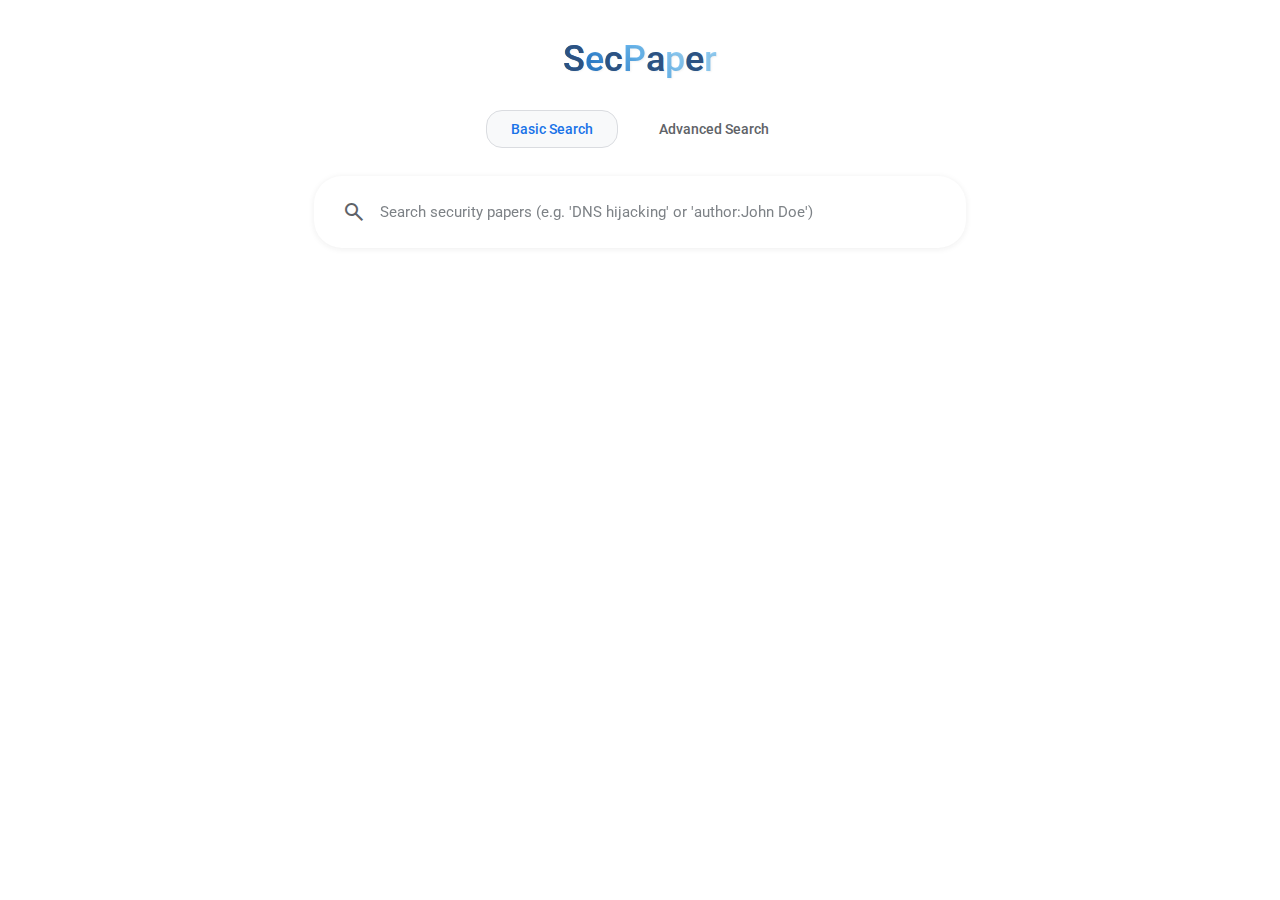
<file: secpaper-in.html>
<!DOCTYPE html>
<html lang="en">
<head>
    <style>
        /* 优化后的专业风格Logo */
        .logo {
            width: 320px;
            margin: 40px auto 30px;
            text-align: center;
            font: 500 36px/1.1 'Roboto', sans-serif;
            position: relative;
        }

        .logo-text {
            display: inline-block;
            background: linear-gradient(45deg, 
                #2B6CB0 0%, 
                #3182CE 25%, 
                #63B3ED 50%, 
                #90CDF4 75%
            );
            background-clip: text;
            -webkit-background-clip: text;
            color: transparent;
            animation: subtleHue 12s infinite linear;
        }

        .logo-text span {
            display: inline-block;
            transition: transform 0.3s ease;
            text-shadow: 1px 1px 2px rgba(0,0,0,0.05);
        }

        .logo-text span:nth-child(odd) {
            color: #2C5282; /* 深蓝强调色 */
        }

        @keyframes subtleFloat {
            0%, 100% { transform: translateY(0); }
            50% { transform: translateY(-2px); }
        }

        @keyframes subtleHue {
            100% { filter: hue-rotate(72deg); }
        }

        .logo:hover .logo-text span {
            animation: subtleFloat 1.5s ease;
        }
    </style>
  
  
    <meta charset="UTF-8">
    <meta name="viewport" content="width=device-width, initial-scale=1.0">
    <title>SecPaper.CN - Security Papers Search Engine</title>
    <link rel="stylesheet" href="https://fonts.googleapis.com/css2?family=Roboto:wght@400;500&display=swap">
    <link rel="stylesheet" href="https://fonts.googleapis.com/css2?family=Material+Symbols+Outlined:opsz,wght,FILL,GRAD@24,400,0,0" />
    <style>
        /* 新版Logo设计 */
        .logo {
            width: 320px;
            margin: 40px auto 30px;
            text-align: center;
            font: 500 36px/1.1 'Roboto', sans-serif;
            color: #1a73e8;
            position: relative;
        }
        .logo::after {
        }
         /* 修改2：优化提示文字 */
        #mainSearch::placeholder {
            color: #9aa0a6;  /* 原为#70757a */
            opacity: 0.9;    /* 新增透明度 */
            font-size: 15px;  /* 原为16px */
        }


        /* 搜索容器 */
        .search-container {
            max-width: 652px;
            margin: 0 auto;
            padding: 0 20px;
        }

        /* Google式输入框优化 */
        .search-box {
            border: 1px solid #dfe1e5;
            border-radius: 28px;
            box-shadow: 0 1px 6px rgba(32,33,36,.08);
            transition: all 0.2s cubic-bezier(0.4,0,0.2,1);
            background: white;
        }
        .search-box:hover {
            box-shadow: 0 1px 6px rgba(32,33,36,.2);
        }

        /* 输入框容器 */
        .input-container {
            display: flex;
            align-items: center;
            padding: 8px 16px;
            height: 56px;
        }

        /* 双放大镜设计 */
        .search-icon {
            margin: 0 12px;
            color: #5f6368;
            font-size: 24px;
        }
        .search-icon-end {
            margin-left: 12px;
            color: #4285f4;
            opacity: 0;
            transition: opacity 0.2s;
        }
        #mainSearch:focus ~ .search-icon-end {
            opacity: 1;
        }

        /* 输入框样式 */
        #mainSearch {
            flex: 1;
            height: 100%;
            border: 0;
            outline: none;
            font: 400 16px/24px 'Roboto', sans-serif;
            color: #202124;
        }
        #mainSearch::placeholder {
            color: #70757a;
        }

        /* 模式切换按钮 */
        .mode-switch {
            margin: 28px 0;
            text-align: center;
        }
        .mode-btn {
            background: none;
            border: 1px solid transparent;
            border-radius: 16px;
            color: #5f6368;
            padding: 8px 24px;
            margin: 0 6px;
            font: 500 14px/20px 'Roboto', sans-serif;
            cursor: pointer;
            transition: all 0.2s;
        }
        .mode-btn.active {
            border-color: #dadce0;
            color: #1a73e8;
            background: #f8f9fa;
        }

        /* 高级搜索字段 */
        .advanced-fields {
            display: grid;
            grid-template-columns: repeat(2, 1fr);
            gap: 20px;
            padding: 20px;
            border-top: 1px solid #ebebeb;
        }
              /* 新增高级搜索字段样式 */
        .advanced-options {
            display: none; /* 默认隐藏 */
            padding: 16px 24px;
            border-top: 1px solid #eee;
        }
        .option-group {
            margin-bottom: 12px;
        }
        .option-label {
            display: block;
            color: #5f6368;
            font-size: 14px;
            margin-bottom: 6px;
        }
        .option-input {
            width: 100%;
            padding: 8px 12px;
            border: 1px solid #dadce0;
            border-radius: 4px;
            font-size: 14px;
        }
      
      /* 统一基础与高级搜索框样式 */
#basicSearch,
#advSearch {
    flex: 1;
    height: 100%;
    border: 0;
    outline: none;
    font: 400 16px/24px 'Roboto', sans-serif;
    color: #202124;
    background: transparent; /* 统一透明背景 */
}

/* 确保输入容器高度一致 */
#advancedSearch .input-container {
    height: 56px; /* 与基础搜索框相同高度 */
    padding: 8px 16px; /* 相同内边距 */
}

/* 统一图标样式 */
#advancedSearch .search-icon {
    font-size: 24px; /* 保持图标大小一致 */
    margin: 0 12px; /* 相同边距 */
}

/* 增强高级选项视觉统一性 */
.advanced-options {
    padding: 20px 24px; /* 与基础布局对齐 */
    border-top: 1px solid #ebebeb; /* 统一分割线颜色 */
}

/* 统一所有输入框的交互状态 */
.option-input:focus,
#advSearch:focus {
    box-shadow: 0 0 0 2px #1a73e833; /* 统一点击反馈 */
}
      
      
      
        .field label {
            display: block;
            margin-bottom: 8px;
            color: #3c4043;
            font: 500 14px/20px 'Roboto', sans-serif;
        }
    </style>
</head>
<body>
    <!-- 新版动态Logo -->
    <div class="logo">
        <div class="logo-text">
            <span>S</span><span>e</span><span>c</span><span>P</span><span>a</span><span>p</span><span>e</span><span>r</span>
        </div>
    </div>


    <div class="search-container">
        <!-- 模式切换 -->
        <div class="mode-switch">
            <button class="mode-btn active" onclick="switchTab('basic')">Basic Search</button>
            <button class="mode-btn" onclick="switchTab('advanced')">Advanced Search</button>
        </div>

        <!-- 基础搜索 -->
        <div id="basicSearch" class="search-box">
            <div class="input-container">
                <span class="material-symbols-outlined search-icon">search</span>
                <input type="text" id="mainSearch" placeholder="Search security papers (e.g. 'DNS hijacking' or 'author:John Doe')">
                <span class="material-symbols-outlined search-icon-end">search</span>
            </div>
        </div>

        <!-- 修改3：增强高级搜索 -->
        <div id="advancedSearch" class="search-box" style="display:none;">
            <div class="input-container">
                <span class="material-symbols-outlined search-icon">manage_search</span>
                <input type="text" id="advSearch" placeholder="Construct advanced query (e.g. title:'TLS 1.3' AND year>2020)">
            </div>
            <div class="advanced-options">
                <div class="option-group">
                    <label class="option-label">Primary Keyword</label>
                    <input type="text" class="option-input" placeholder="Must contain these terms">
                </div>
                <div class="option-group">
                    <label class="option-label">Secondary Keywords</label>
                    <input type="text" class="option-input" placeholder="Should contain these terms">
                </div>
                <div class="option-group">
                    <label class="option-label">Minimum Keywords</label>
                    <input type="number" class="option-input" placeholder="Minimum 3 keywords" min="1">
                </div>
            </div>
        </div>
    </div>

  
     <script>
        // 增强切换逻辑
        function switchTab(tab) {
            const buttons = document.querySelectorAll('.mode-btn');
            const basicSearch = document.getElementById('basicSearch');
    		const advSearch = document.getElementById('advancedSearch');
            const options = document.querySelector('.advanced-options');

            buttons.forEach(btn => btn.classList.remove('active'));
            document.querySelector(`button[onclick="switchTab('${tab}')"]`).classList.add('active');

            if(tab === 'advanced') {
                basicSearch.style.display = 'none';
                advancedSearch.style.display = 'block';
                options.style.display = 'block'; // 确保选项显示
            } else {
                basicSearch.style.display = 'block';
                advancedSearch.style.display = 'none';
            }
        }
    </script>
</body>
</html>
</file>
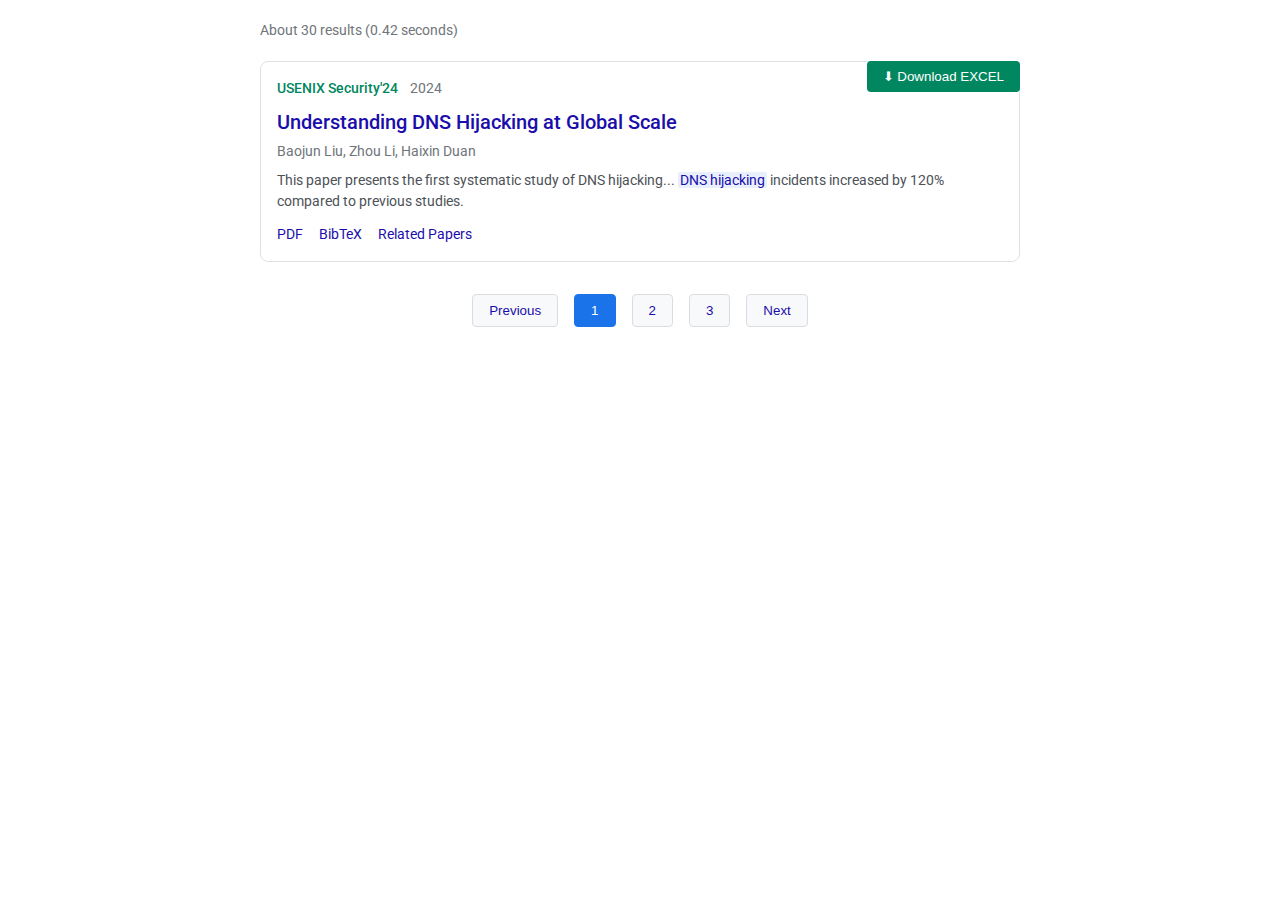
<file: secpaper-out.html>
<!DOCTYPE html>
<html lang="en">
<head>
      <!-- 保留所有样式 -->
    <style>
        /* 新增顶部搜索栏样式 */
        .search-header {
            padding: 20px 0 16px;
            border-bottom: 1px solid #dfe1e5;
            margin-bottom: 24px;
        }
      
        /* 调整搜索容器宽度 */
        .search-container {
            max-width: 720px; /* 比结果区域稍宽 */
            margin: 0 auto;
        }

        /* 搜索结果区域宽度控制 */
        .results-area {
            max-width: 680px;
            margin: 0 auto;
        }

        /* 当前搜索词展示 */
        .current-query {
            color: #1a0dab;
            font-size: 20px;
            margin: 0 0 16px 12px;
            font-weight: 500;
        }
    </style>
  
    <meta charset="UTF-8">
    <meta name="viewport" content="width=device-width, initial-scale=1.0">
    <title>Search Results - SecPaper.CN</title>
    <link href="https://fonts.googleapis.com/css2?family=Roboto:wght@400;500;700&display=swap" rel="stylesheet">
    <style>
        /* Google风格基础样式 */
        body {
            font-family: 'Roboto', sans-serif;
            color: #202124;
            line-height: 1.5;
            max-width: 760px;
            margin: 0 auto;
            padding: 20px;
        }

        /* 结果统计栏 */
        .result-stats {
            color: #70757a;
            font-size: 14px;
            margin-bottom: 20px;
        }

        /* 结果条目容器 */
        .result-container {
            margin-bottom: 32px;
            border: 1px solid #dfe1e5;
            border-radius: 8px;
            padding: 16px;
            transition: box-shadow 0.2s;
        }
        .result-container:hover {
            box-shadow: 0 1px 6px rgba(32,33,36,.28);
        }

        /* 论文标题 */
        .paper-title {
            color: #1a0dab;
            text-decoration: none;
            font-size: 20px;
            font-weight: 500;
            display: inline-block;
            margin-bottom: 4px;
        }
        .paper-title:hover {
            text-decoration: underline;
        }

        /* 会议年份 */
        .conference-info {
            display: flex;
            align-items: center;
            color: #70757a;
            font-size: 14px;
            margin-bottom: 8px;
        }
        .conference {
            color: #01875f;
            font-weight: 500;
            margin-right: 12px;
        }

        /* 作者列表 */
        .authors {
            color: #70757a;
            font-size: 14px;
            margin-bottom: 8px;
        }

        /* 匹配摘要 */
        .abstract-snippet {
            color: #4d5156;
            font-size: 14px;
            margin: 8px 0;
        }
        .highlight {
            background-color: #e8f0fe;
            color: #1a0dab;
            padding: 0 2px;
            border-radius: 2px;
        }

        /* 操作按钮组 */
        .action-links {
            margin-top: 12px;
            display: flex;
            gap: 16px;
        }
        .action-link {
            color: #1a0dab;
            text-decoration: none;
            font-size: 14px;
            display: flex;
            align-items: center;
        }
        .action-link:hover {
            text-decoration: underline;
        }

        /* 分页导航 */
        .pagination {
            display: flex;
            justify-content: center;
            gap: 16px;
            margin-top: 32px;
        }
        .page-button {
            background: #f8f9fa;
            border: 1px solid #dadce0;
            color: #1a0dab;
            padding: 8px 16px;
            border-radius: 4px;
            cursor: pointer;
        }
        .page-button.active {
            background: #1a73e8;
            color: white;
            border-color: #1a73e8;
        }

        /* 下载按钮 */
        .download-btn {
            background: #01875f;
            color: white;
            border: none;
            padding: 8px 16px;
            border-radius: 4px;
            cursor: pointer;
            float: right;
        }
    </style>
</head>
<body>
  
  
  
    <div class="result-stats">About 30 results (0.42 seconds)</div>
    <button class="download-btn">⬇ Download EXCEL</button>

    <!-- 单个结果条目 -->
    <div class="result-container">
        <div class="conference-info">
            <span class="conference">USENIX Security'24</span>
            <span class="year">2024</span>
        </div>
        <a href="#" class="paper-title">Understanding DNS Hijacking at Global Scale</a>
        <div class="authors">Baojun Liu, Zhou Li, Haixin Duan</div>
        <div class="abstract-snippet">
            This paper presents the first systematic study of DNS hijacking... 
            <span class="highlight">DNS hijacking</span> incidents increased by 120% compared to previous studies.
        </div>
        <div class="action-links">
            <a href="#" class="action-link">PDF</a>
            <a href="#" class="action-link">BibTeX</a>
            <a href="#" class="action-link">Related Papers</a>
        </div>
    </div>

    <!-- 分页导航 -->
    <div class="pagination">
        <button class="page-button">Previous</button>
        <button class="page-button active">1</button>
        <button class="page-button">2</button>
        <button class="page-button">3</button>
        <button class="page-button">Next</button>
    </div>
</body>
</html>
</file>
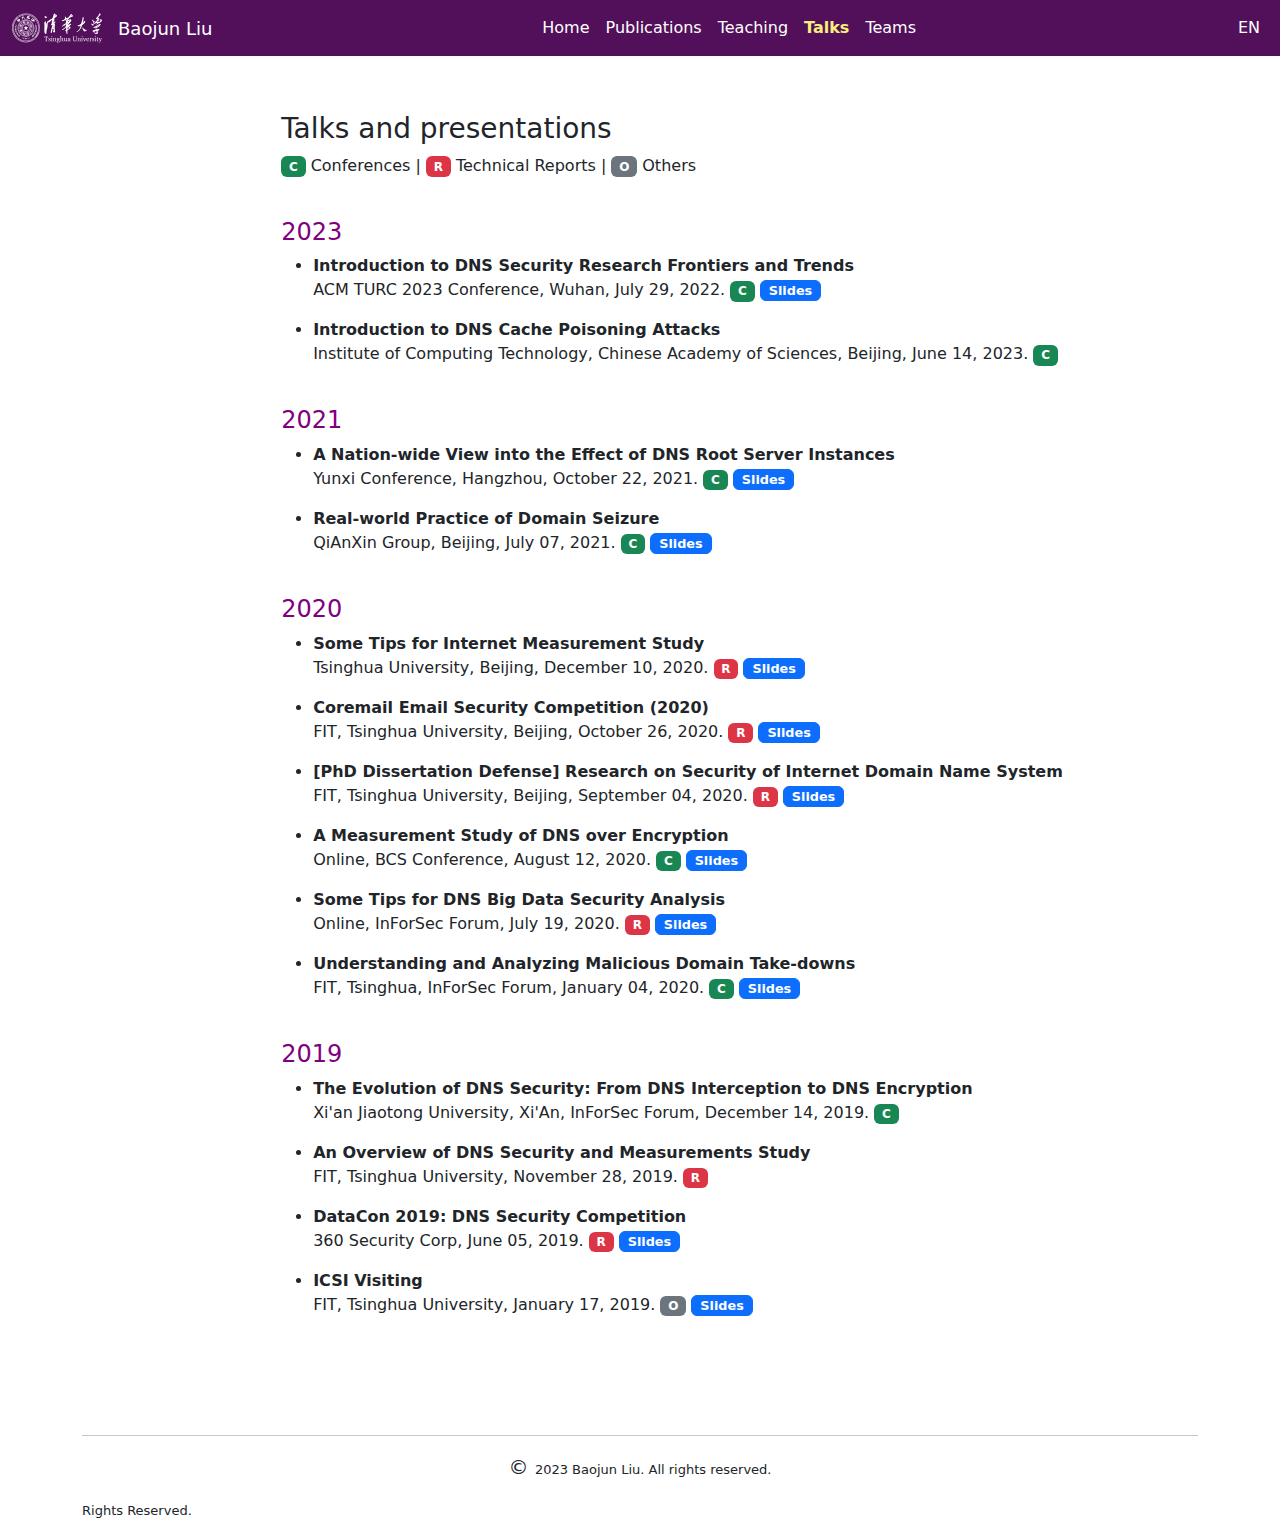
<file: Talks.html>
<!DOCTYPE html>
<html lang="en">

<head>
    <meta charset="UTF-8">
    <meta name="viewport" content="width=device-width, initial-scale=1.0">
    <title>Baojun Liu</title>
    <!-- <link rel="stylesheet" href="https://cdn.staticfile.org/twitter-bootstrap/3.3.7/css/bootstrap.min.css"> -->
    <link rel="stylesheet" href="./third_pirty/bootstrap-5.3.0-alpha1-dist/css/bootstrap.min.css">
    <!-- <link rel="stylesheet" href="https://cdnjs.cloudflare.com/ajax/libs/font-awesome/5.15.3/css/all.min.css"> -->
    <!-- <script src="https://code.jquery.com/jquery-3.7.0.min.js"></script> -->
    <!-- <script src="./third_pirty/bootstrap-5.3.0-alpha1-dist/js/bootstrap.min.js"></script> -->
    <script>
        window.addEventListener('DOMContentLoaded', (event) => {
            // 获取导航栏的高度
            var navbarHeight = document.querySelector('.navbar').offsetHeight + 30;

            // 将导航栏的高度应用于container的margin-top
            var container = document.querySelector('.container');
            container.style.marginTop = navbarHeight + 'px';
        });
    </script>
    <style>
        a {
            text-decoration: none;
        }

        a:hover {
            text-decoration: none;
        }

        @media (max-width: 576px) {
            .lead {
                font-size: 0.01rem !important;
            }
        }

        .custom-link:hover {
            color: #faef79;
        }

        .custom-link {
            color: white;
        }

        .container a {
            color: purple;
        }

        .container a:hover {
            cursor: pointer;
            color: rgb(54, 54, 237);
        }

        .content {
            display: flex;
            justify-content: center;
        }

        .inbox {
            position: relative;
            margin-left: 5%;
        }
    </style>
</head>

<body>
    <nav class="navbar navbar-expand-lg fixed-top" style="background-color: #52105b">
        <div class="container-fluid">
            <a class="navbar-brand d-flex align-items-center">
                <img src="./img/logo.png" alt="Bootstrap" width="90" height="30" class="d-inline-block align-text-top">
                <span style="margin-left:1rem;font-weight:500;color:white;font-size:large;">Baojun
                    Liu</span>
            </a>
            <button class="navbar-toggler" type="button" data-bs-toggle="collapse"
                data-bs-target="#navbarSupportedContent" aria-controls="navbarSupportedContent" aria-expanded="false"
                aria-label="Toggle navigation">
                <span class="navbar-toggler-icon"></span>
            </button>
            <div class="collapse navbar-collapse" id="navbarSupportedContent">
                <ul class="navbar-nav ms-auto mb-2 mb-lg-0 offset-1">
                    <li class="nav-item">
                        <a class="nav-link custom-link" href="./index.html">Home</a>
                    </li>
                    <li class="nav-item">
                        <a class="custom-link nav-link " href="./Papers.html">Publications</a>
                    </li>
                    <li class="nav-item">
                      <a class="nav-link custom-link" href="./Teaching.html">Teaching</a>
                    </li>
                    <li class="nav-item">
                        <a class="nav-link custom-link active" href="./Talks.html">
                            <font color="#faef79" style="font-weight: 900;">Talks</font>
                        </a>
                    </li>
                    <li class="nav-item">
                        <a class="nav-link custom-link" href="./Teams.html">
                            Teams
                        </a>
                    </li>
                </ul>
                <ul class="navbar-nav ms-auto mb-2 mb-lg-0">
                    <li class="nav-item">
                        <a class="nav-link custom-link" href="./Talks.html">EN</a>
                    </li>
                </ul>
            </div>
        </div>
    </nav>
    <div class="content">
        <div class="inbox">
            <h3 style="margin-top:7rem;">Talks and presentations</h3>
            <p> <span class="badge text-bg-success">C</span> Conferences | <span
                    class="badge text-bg-danger">R</span> Technical Reports | <span
                    class="badge text-bg-secondary">O</span>
                Others</p><br />
            <h4>
              <font color="purple">2023</font>
          </h4>
          <ul>
              <li>
                  <p><strong>Introduction to DNS Security Research Frontiers and Trends</strong><br /> ACM TURC 2023 Conference, Wuhan, July 29,
                      2022. <span class="badge text-bg-success">C</span> <a
                          href="./files/slides/RecentResearch-20230409.pdf" class="btn btn-primary"
                          style="--bs-btn-padding-y: 0rem; --bs-btn-padding-x: 0.5rem; --bs-btn-font-size: 0.8rem;--bs-btn-font-weight:600">Slides</a>
                  </p>
              </li>
              <li>
                <p><strong>Introduction to DNS Cache Poisoning Attacks</strong><br />  Institute of Computing Technology, Chinese Academy of Sciences, Beijing, June 14, 2023.
                    <span class="badge text-bg-success">C</span>
                  </p>
              </li>
          </ul><br />
          <h4>

                <font color="purple">2021</font>
            </h4>
            <ul>
                <li>
                    <p><strong>A Nation-wide View into the Effect of DNS Root Server
                            Instances</strong><br /> Yunxi Conference, Hangzhou, October 22,
                        2021. <span class="badge text-bg-success">C</span> <a
                            href="./files/slides/DNS-Root-Measurement-2021-10-22.pdf" class="btn btn-primary"
                            style="--bs-btn-padding-y: 0rem; --bs-btn-padding-x: 0.5rem; --bs-btn-font-size: 0.8rem;--bs-btn-font-weight:600">Slides</a>
                    </p>
                </li>
                <li>
                    <p><strong>Real-world Practice of Domain Seizure</strong><br /> QiAnXin
                        Group, Beijing, July 07, 2021. <span class="badge text-bg-success">C</span> <a
                            href="./files/slides/Domain-Takedown-2021-07-07.pdf" class="btn btn-primary"
                            style="--bs-btn-padding-y: 0rem; --bs-btn-padding-x: 0.5rem; --bs-btn-font-size: 0.8rem;--bs-btn-font-weight:600">Slides</a>
                    </p>
                </li>
            </ul><br />
            <h4>
                <font color="purple">2020</font>
            </h4>
            <ul>
                <li>
                    <p><strong>Some Tips for Internet Measurement Study</strong><br />
                        Tsinghua University, Beijing, December 10, 2020. <span class="badge text-bg-danger">R</span> <a
                            href="./files/slides/Network-Measurement-2020-11-10.pdf" class="btn btn-primary"
                            style="--bs-btn-padding-y: 0rem; --bs-btn-padding-x: 0.5rem; --bs-btn-font-size: 0.8rem;--bs-btn-font-weight:600">Slides</a>
                    </p>
                </li>
                <li>
                    <p><strong>Coremail Email Security Competition (2020)</strong><br />
                        FIT, Tsinghua University, Beijing, October 26, 2020. <span class="badge text-bg-danger">R</span>
                        <a href="./files/slides/Coremail-Email-Security-2020-10-26.pdf" class="btn btn-primary"
                            style="--bs-btn-padding-y: 0rem; --bs-btn-padding-x: 0.5rem; --bs-btn-font-size: 0.8rem;--bs-btn-font-weight:600">Slides</a>
                    </p>
                </li>
                <li>
                    <p><strong>[PhD Dissertation Defense] Research on Security of Internet
                            Domain Name System</strong><br /> FIT, Tsinghua University,
                        Beijing, September 04, 2020. <span class="badge text-bg-danger">R</span> <a
                            href="./files/slides/Baojun-PhD-2020-09-04.pdf" class="btn btn-primary"
                            style="--bs-btn-padding-y: 0rem; --bs-btn-padding-x: 0.5rem; --bs-btn-font-size: 0.8rem;--bs-btn-font-weight:600">Slides</a>
                    </p>
                </li>
                <li>
                    <p><strong>A Measurement Study of DNS over Encryption</strong><br />
                        Online, BCS Conference, August 12, 2020. <span class="badge text-bg-success">C</span> <a
                            href="./files/slides/DNS-Encryption-2020-08-12.pdf" class="btn btn-primary"
                            style="--bs-btn-padding-y: 0rem; --bs-btn-padding-x: 0.5rem; --bs-btn-font-size: 0.8rem;--bs-btn-font-weight:600">Slides</a>
                    </p>
                </li>
                <li>
                    <p><strong>Some Tips for DNS Big Data Security Analysis</strong><br />
                        Online, InForSec Forum, July 19, 2020. <span class="badge text-bg-danger">R</span> <a
                            href="./files/slides/DNS-Big-Data-Security-Analysis-2020-07-19.pdf" class="btn btn-primary"
                            style="--bs-btn-padding-y: 0rem; --bs-btn-padding-x: 0.5rem; --bs-btn-font-size: 0.8rem;--bs-btn-font-weight:600">Slides</a>
                    </p>
                </li>
                <li>
                    <p><strong>Understanding and Analyzing Malicious Domain
                            Take-downs</strong><br /> FIT, Tsinghua, InForSec Forum, January
                        04, 2020. <span class="badge text-bg-success">C</span> <a
                            href="./files/slides/Domain-Takedown-2020-01-04.pdf" class="btn btn-primary"
                            style="--bs-btn-padding-y: 0rem; --bs-btn-padding-x: 0.5rem; --bs-btn-font-size: 0.8rem;--bs-btn-font-weight:600">Slides</a>
                    </p>
                </li>
            </ul><br />
            <h4>
                <font color="purple">2019</font>
            </h4>
            <ul>
                <li>
                    <p><strong>The Evolution of DNS Security: From DNS Interception to DNS
                            Encryption</strong><br /> Xi'an Jiaotong University, Xi'An,
                        InForSec Forum, December 14, 2019. <span class="badge text-bg-success">C</span>
                    </p>
                </li>
                <li>
                    <p><strong>An Overview of DNS Security and Measurements
                            Study</strong><br /> FIT, Tsinghua University, November 28,
                        2019. <span class="badge text-bg-danger">R</span>
                    </p>
                </li>
                <li>
                    <p><strong>DataCon 2019: DNS Security Competition</strong><br /> 360
                        Security Corp, June 05, 2019. <span class="badge text-bg-danger">R</span> <a
                            href="./files/slides/DataCon-2019-Slides.pdf" class="btn btn-primary"
                            style="--bs-btn-padding-y: 0rem; --bs-btn-padding-x: 0.5rem; --bs-btn-font-size: 0.8rem;--bs-btn-font-weight:600">Slides</a>
                    </p>
                </li>
                <li>
                    <p><strong>ICSI Visiting</strong><br /> FIT, Tsinghua University,
                        January 17, 2019. <span class="badge text-bg-secondary">O</span> <a
                            href="./files/slides/Baojun-ICSI-2019.pdf" class="btn btn-primary"
                            style="--bs-btn-padding-y: 0rem; --bs-btn-padding-x: 0.5rem; --bs-btn-font-size: 0.8rem;--bs-btn-font-weight:600">Slides</a>
                    </p>
                </li>
            </ul>
        </div>
    </div>
    <div class="container">
        <div class="row">
            <div class="col-12">
                <hr>
                <p class="lead" style="text-align: center;">&copy;   <font size="2"> 2023 Baojun Liu. All rights reserved. </p>
                    Rights Reserved.</p>
            </div>
        </div>
    </div>
</body>

</html>
</file>
